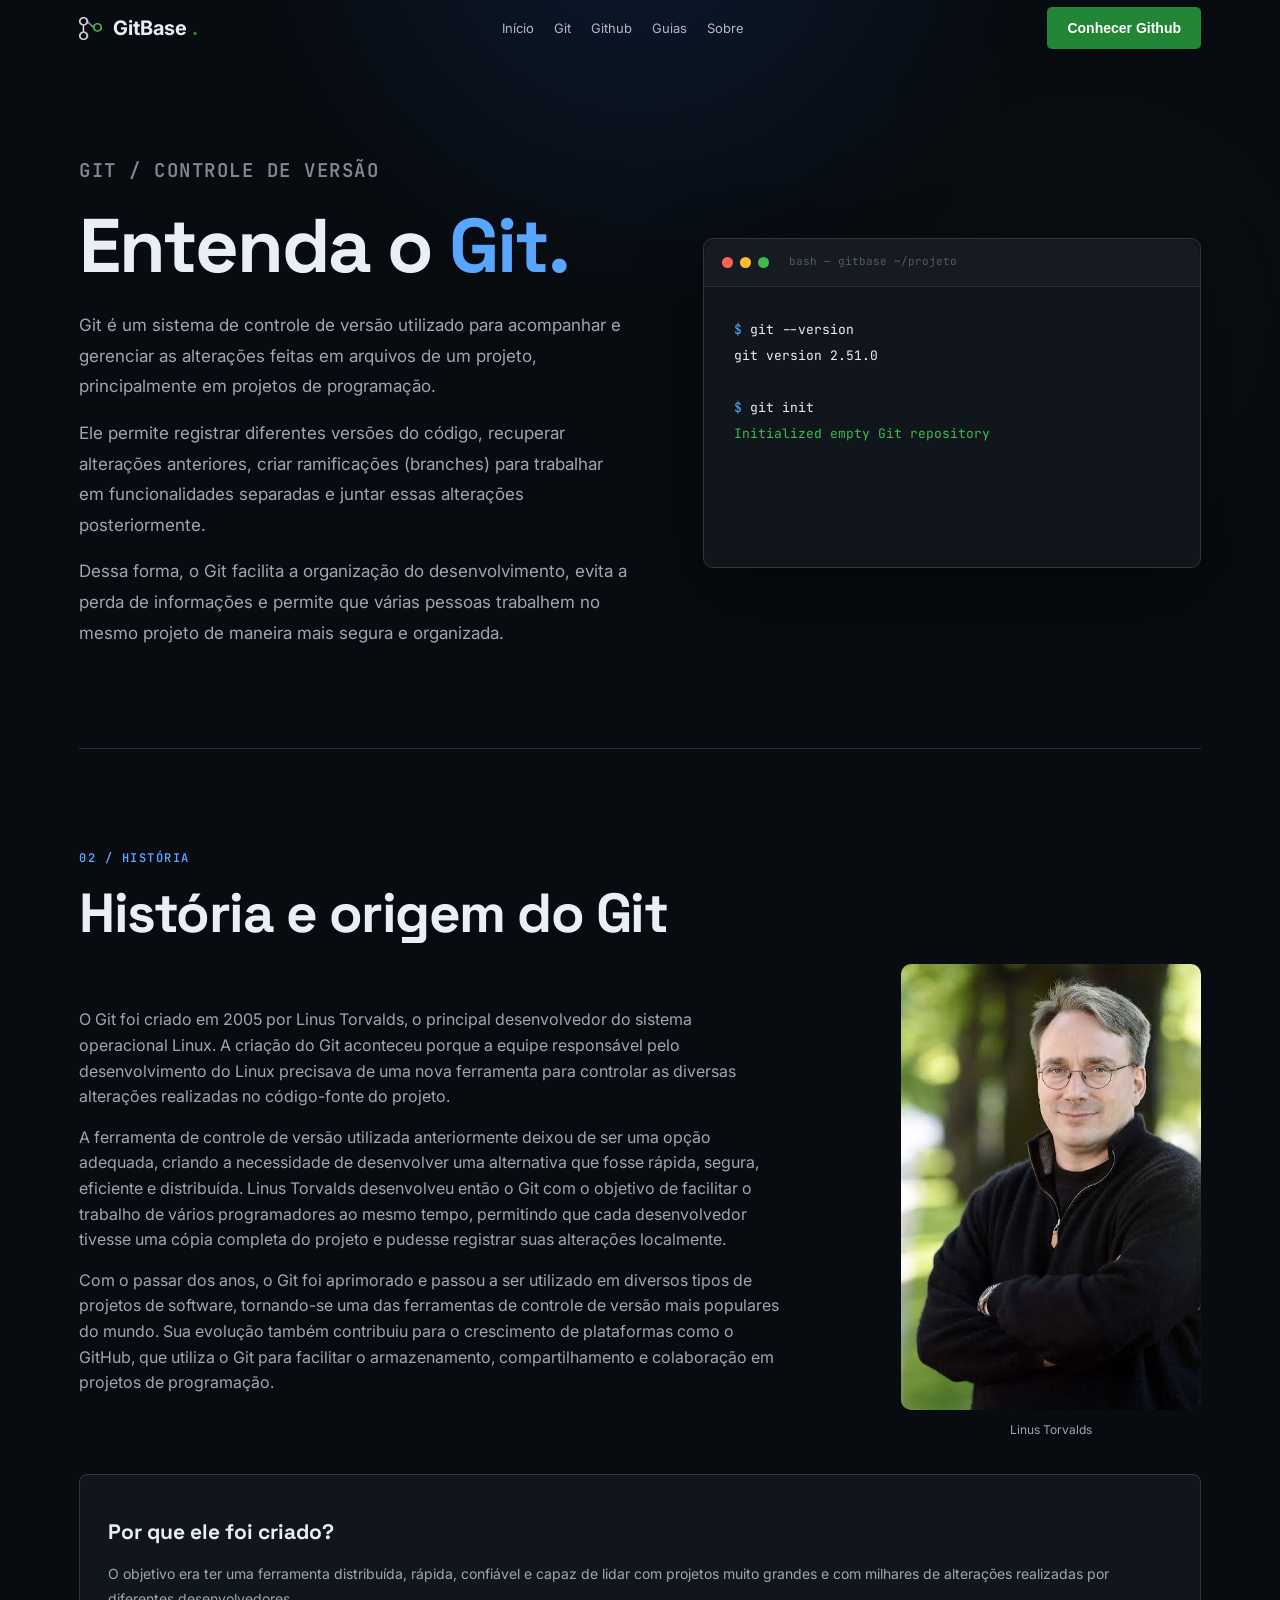
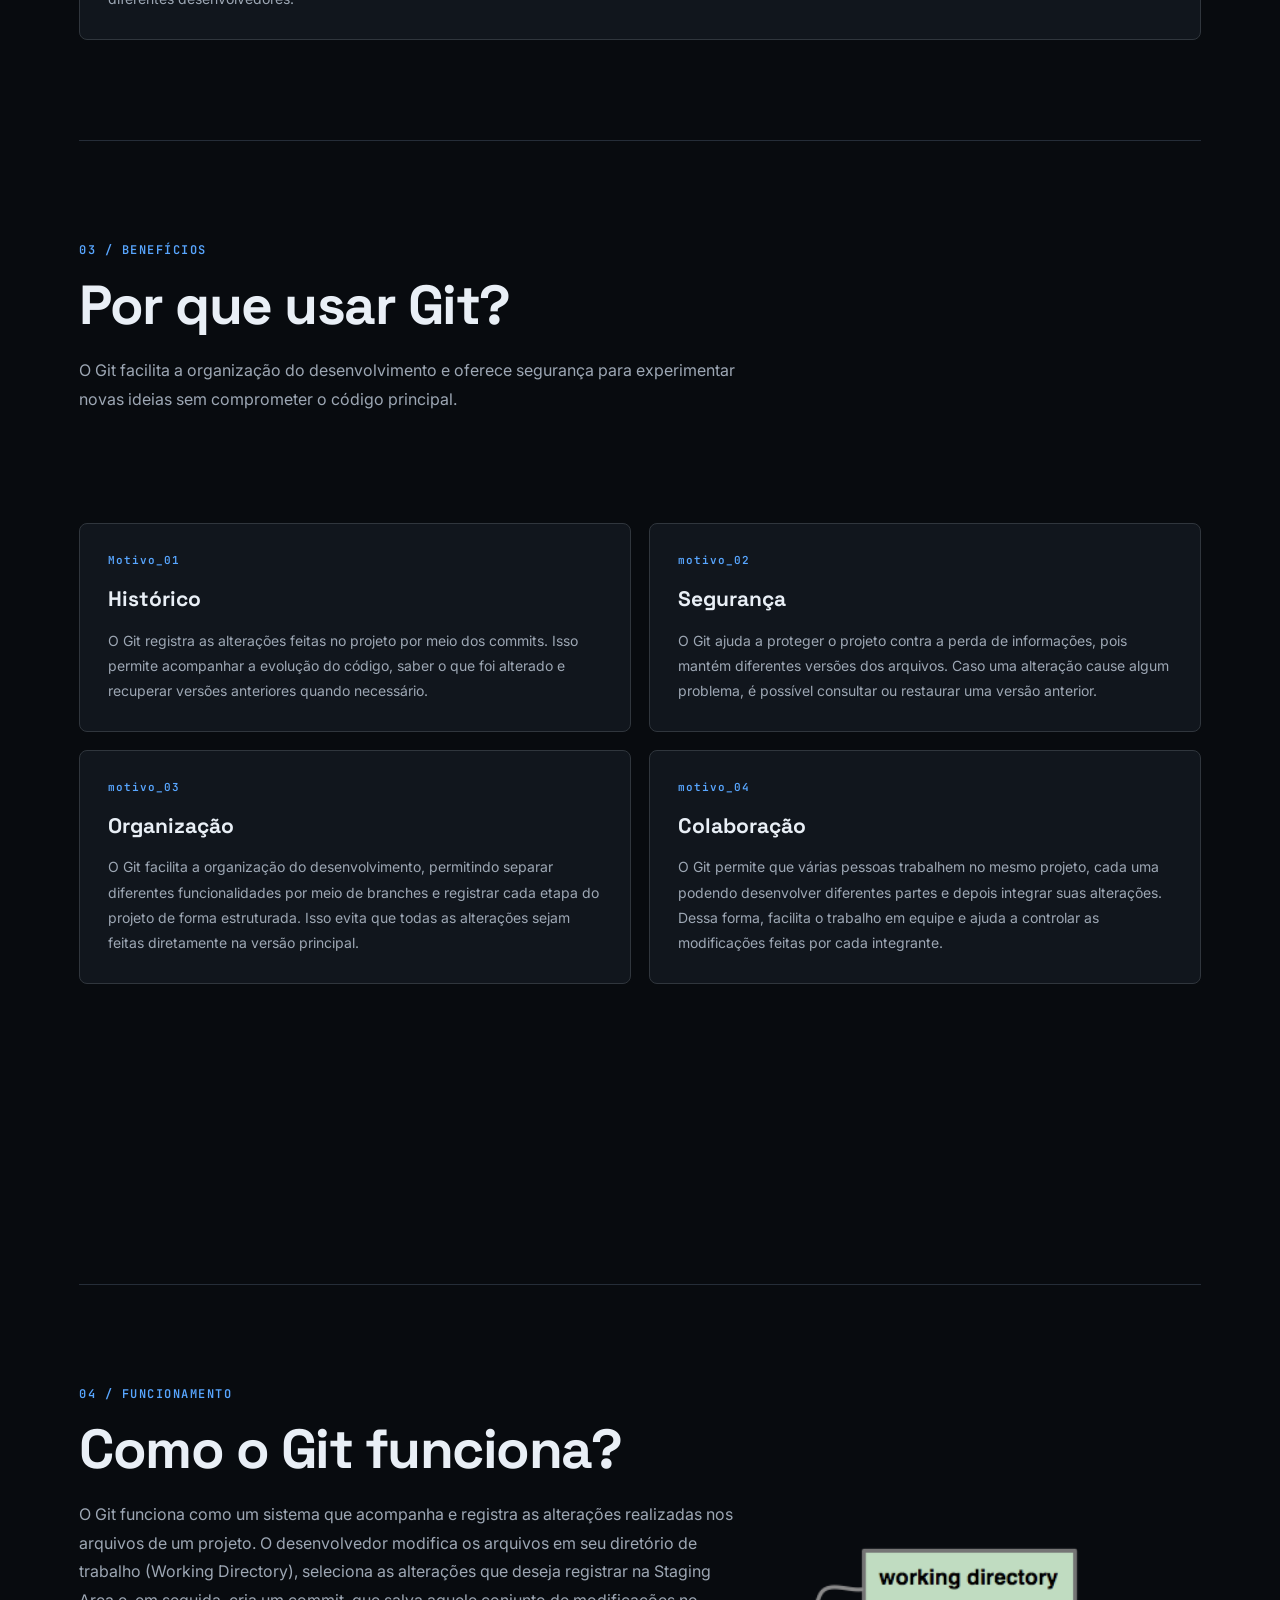
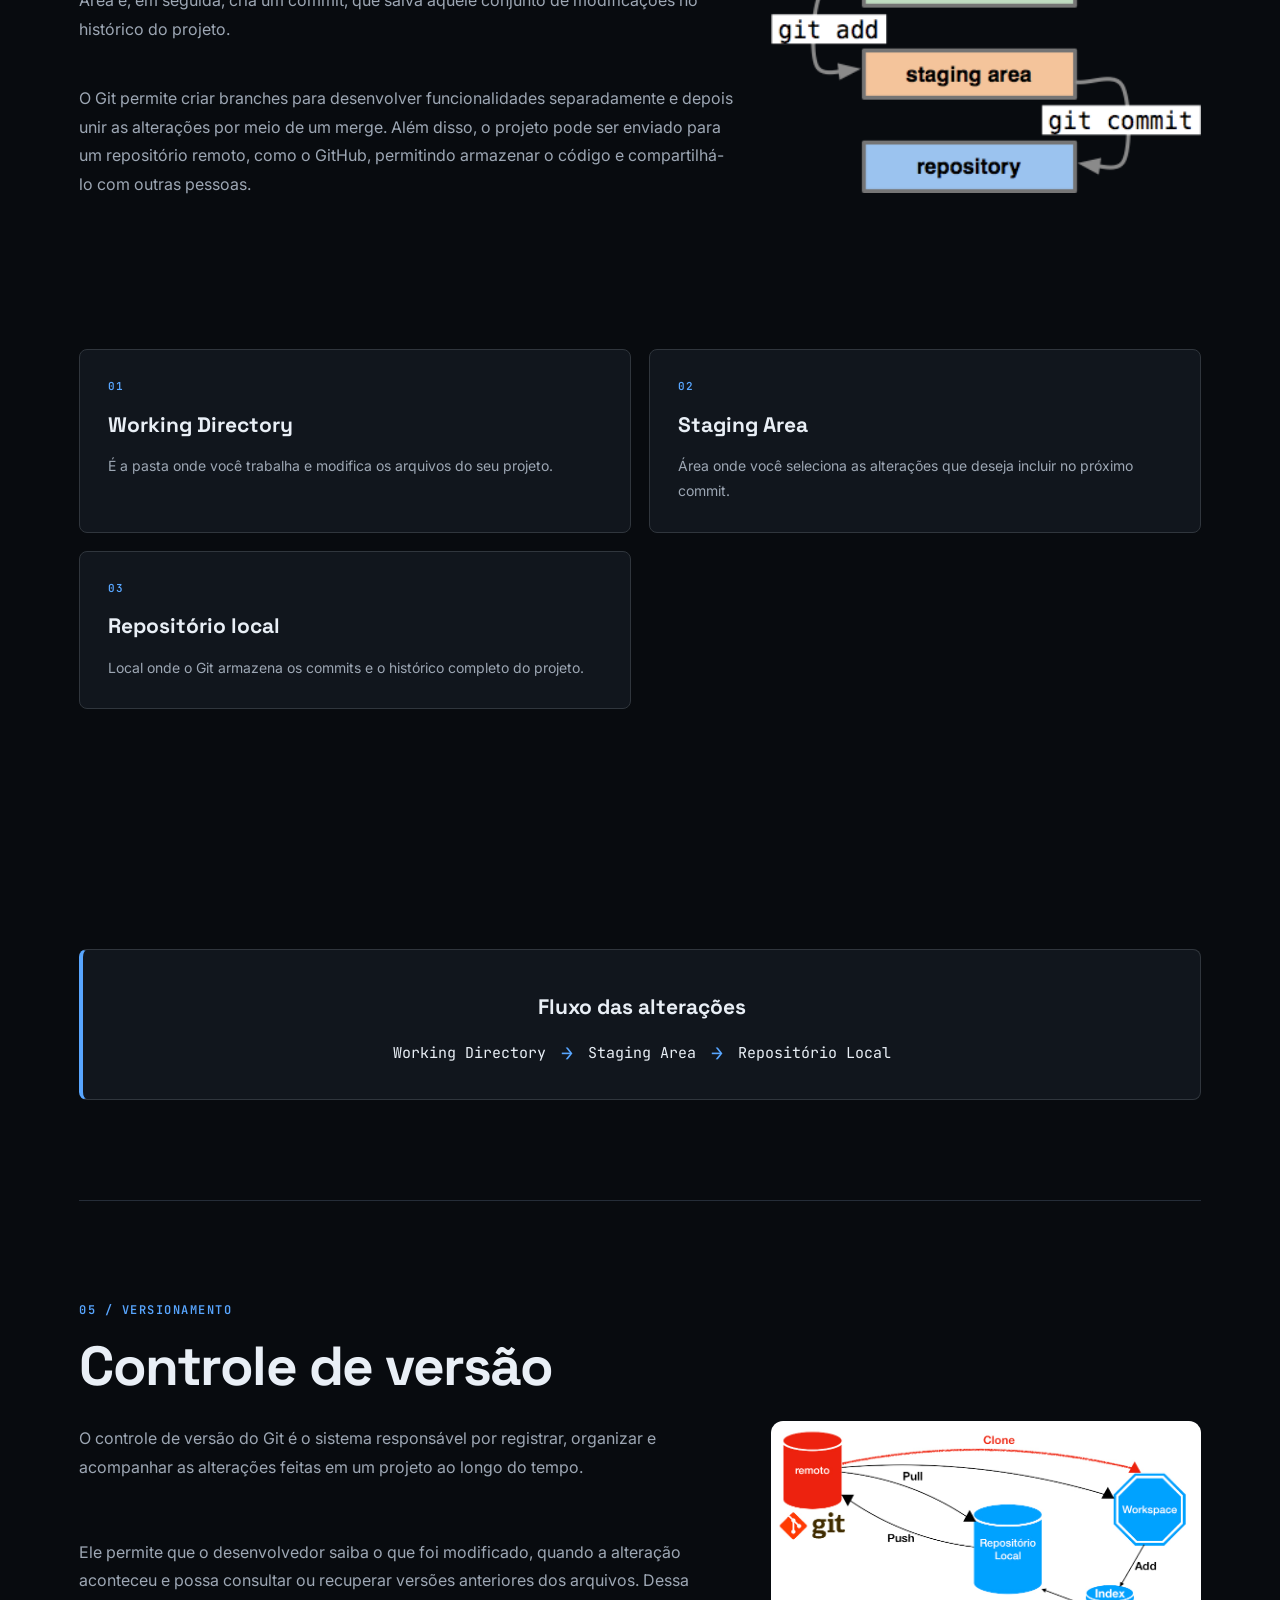
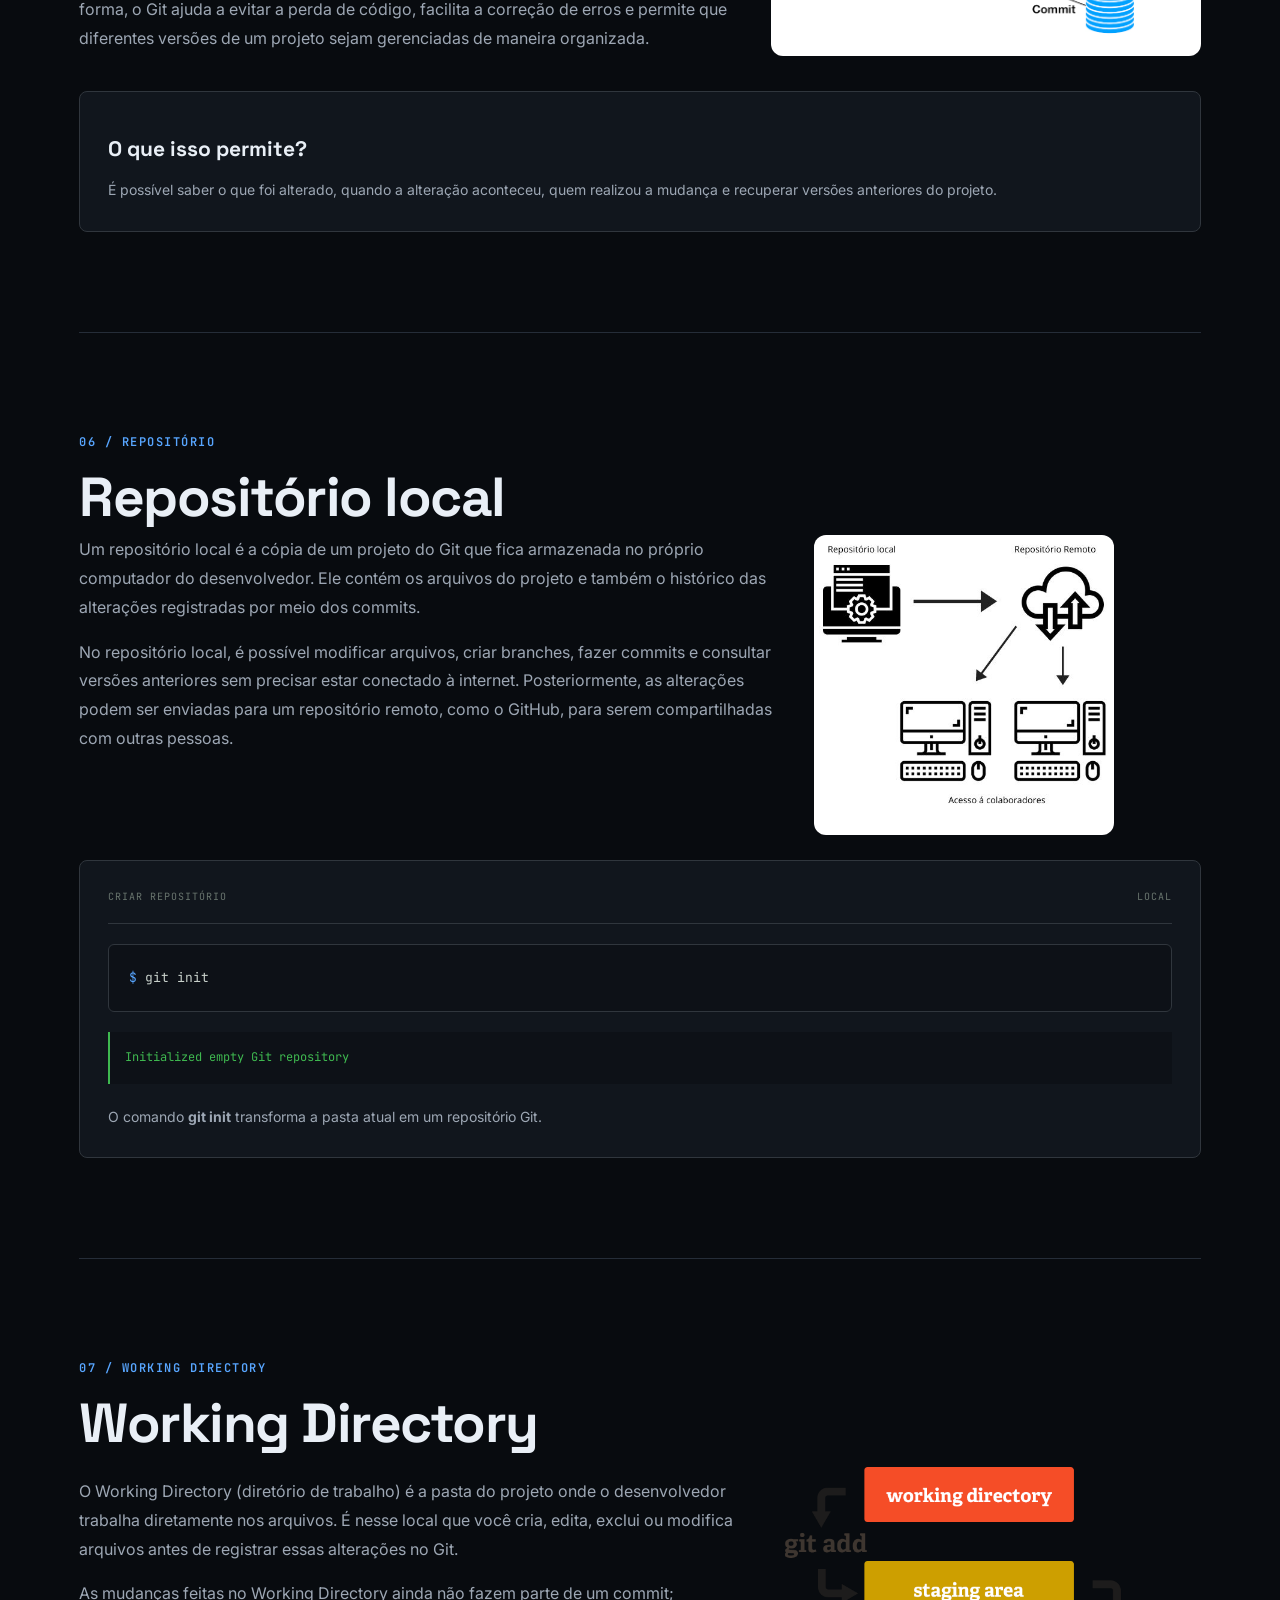
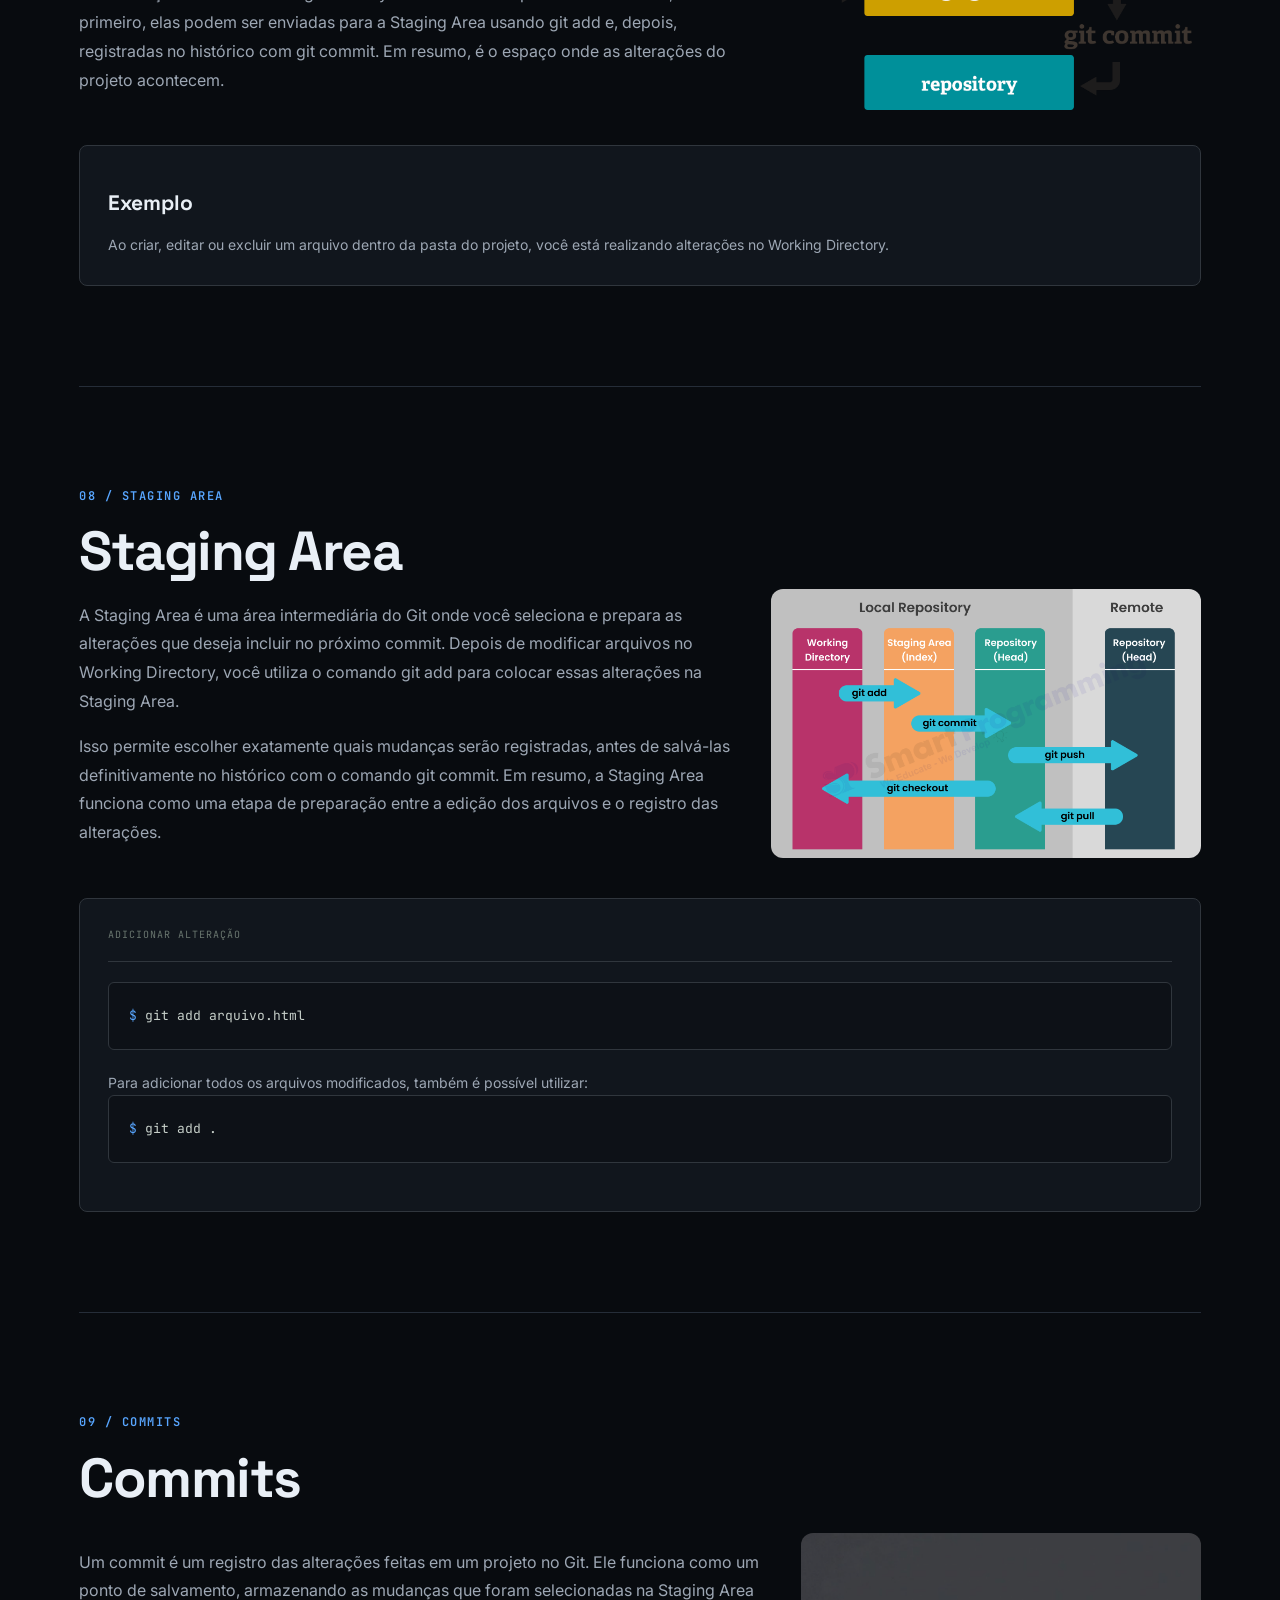
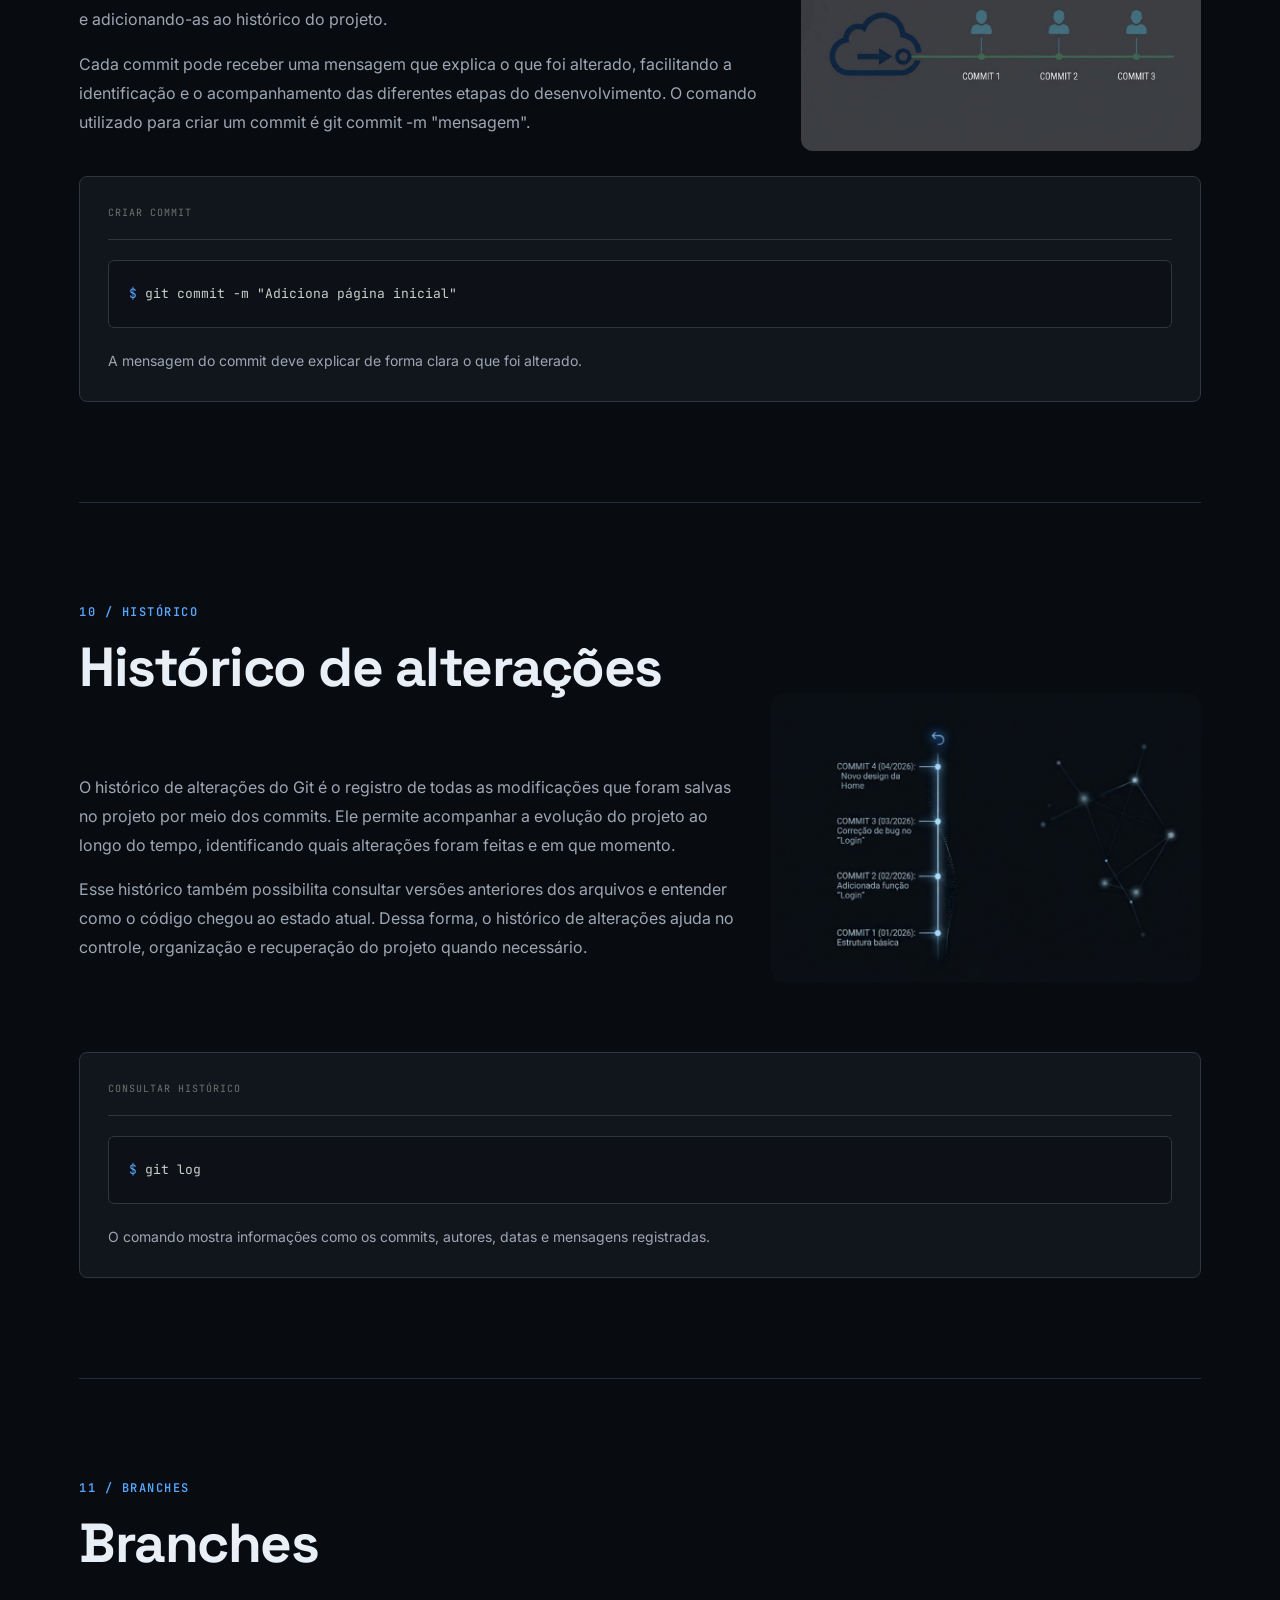
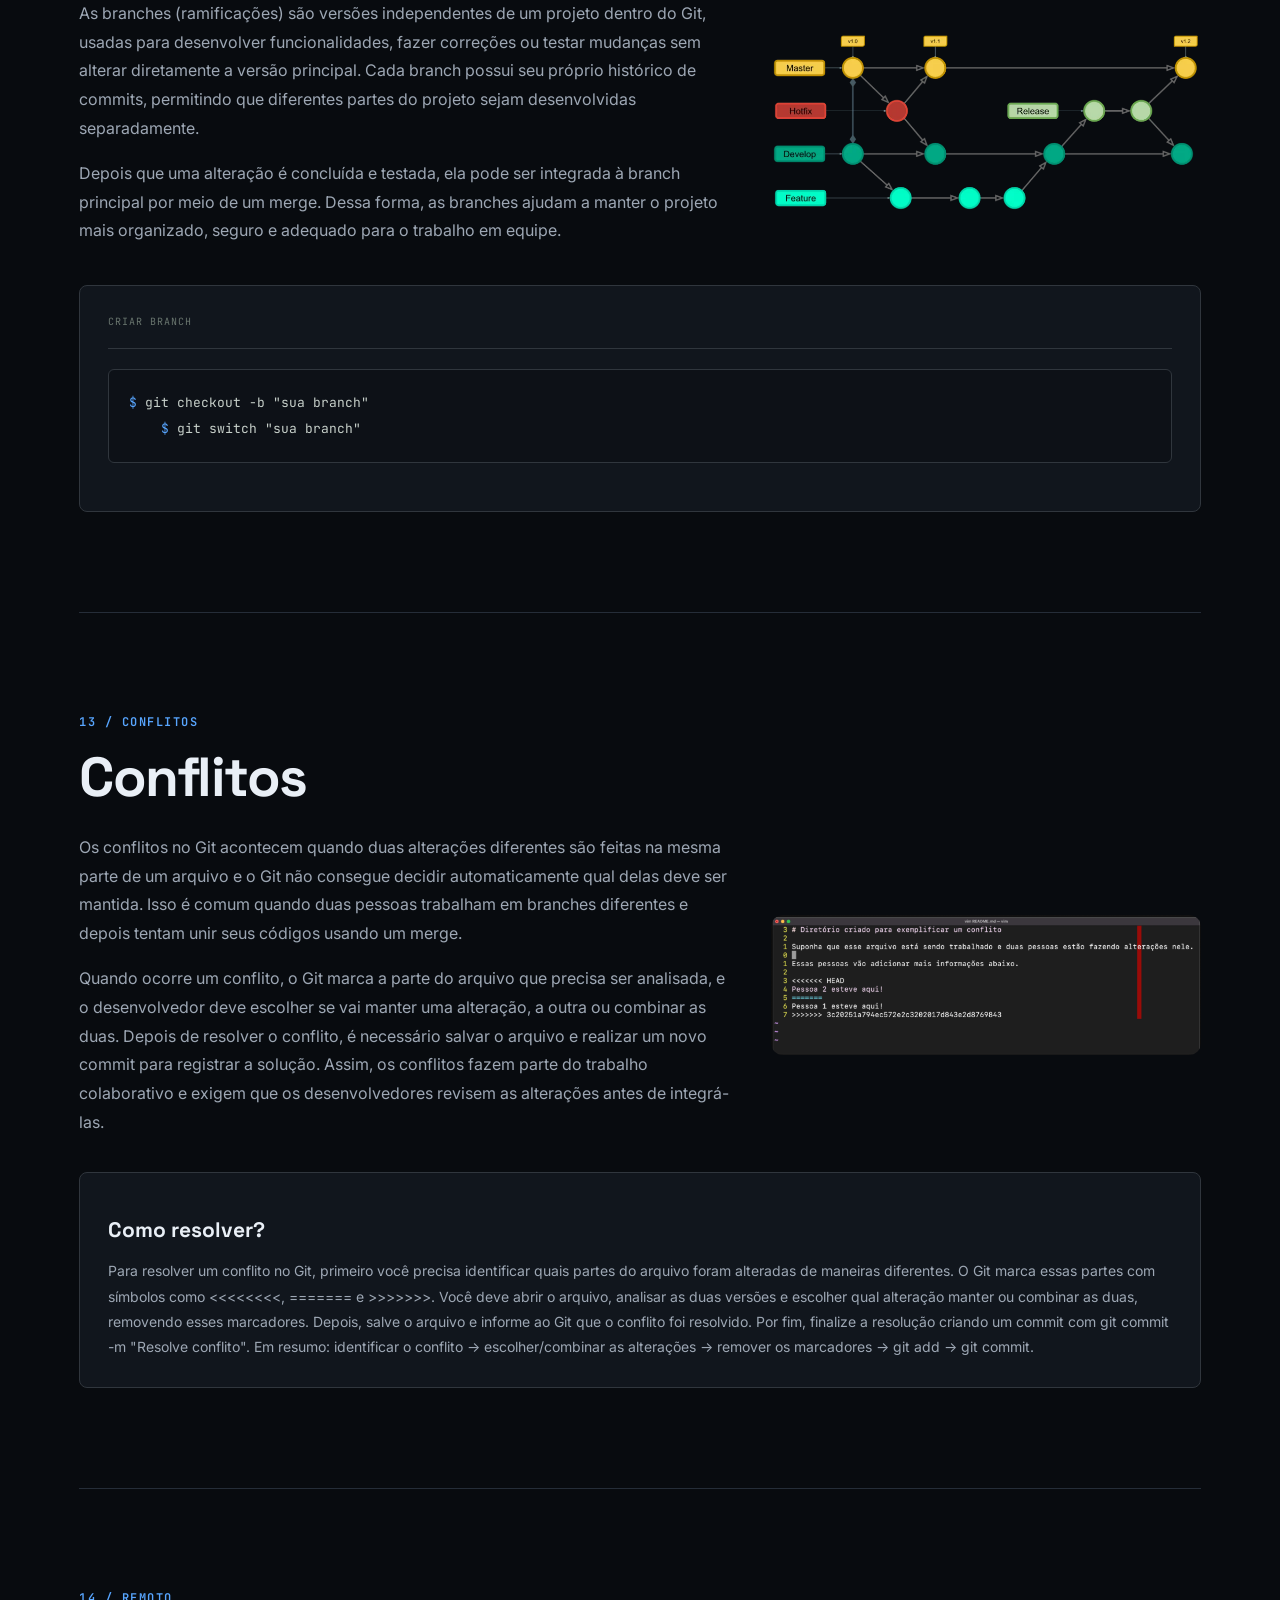
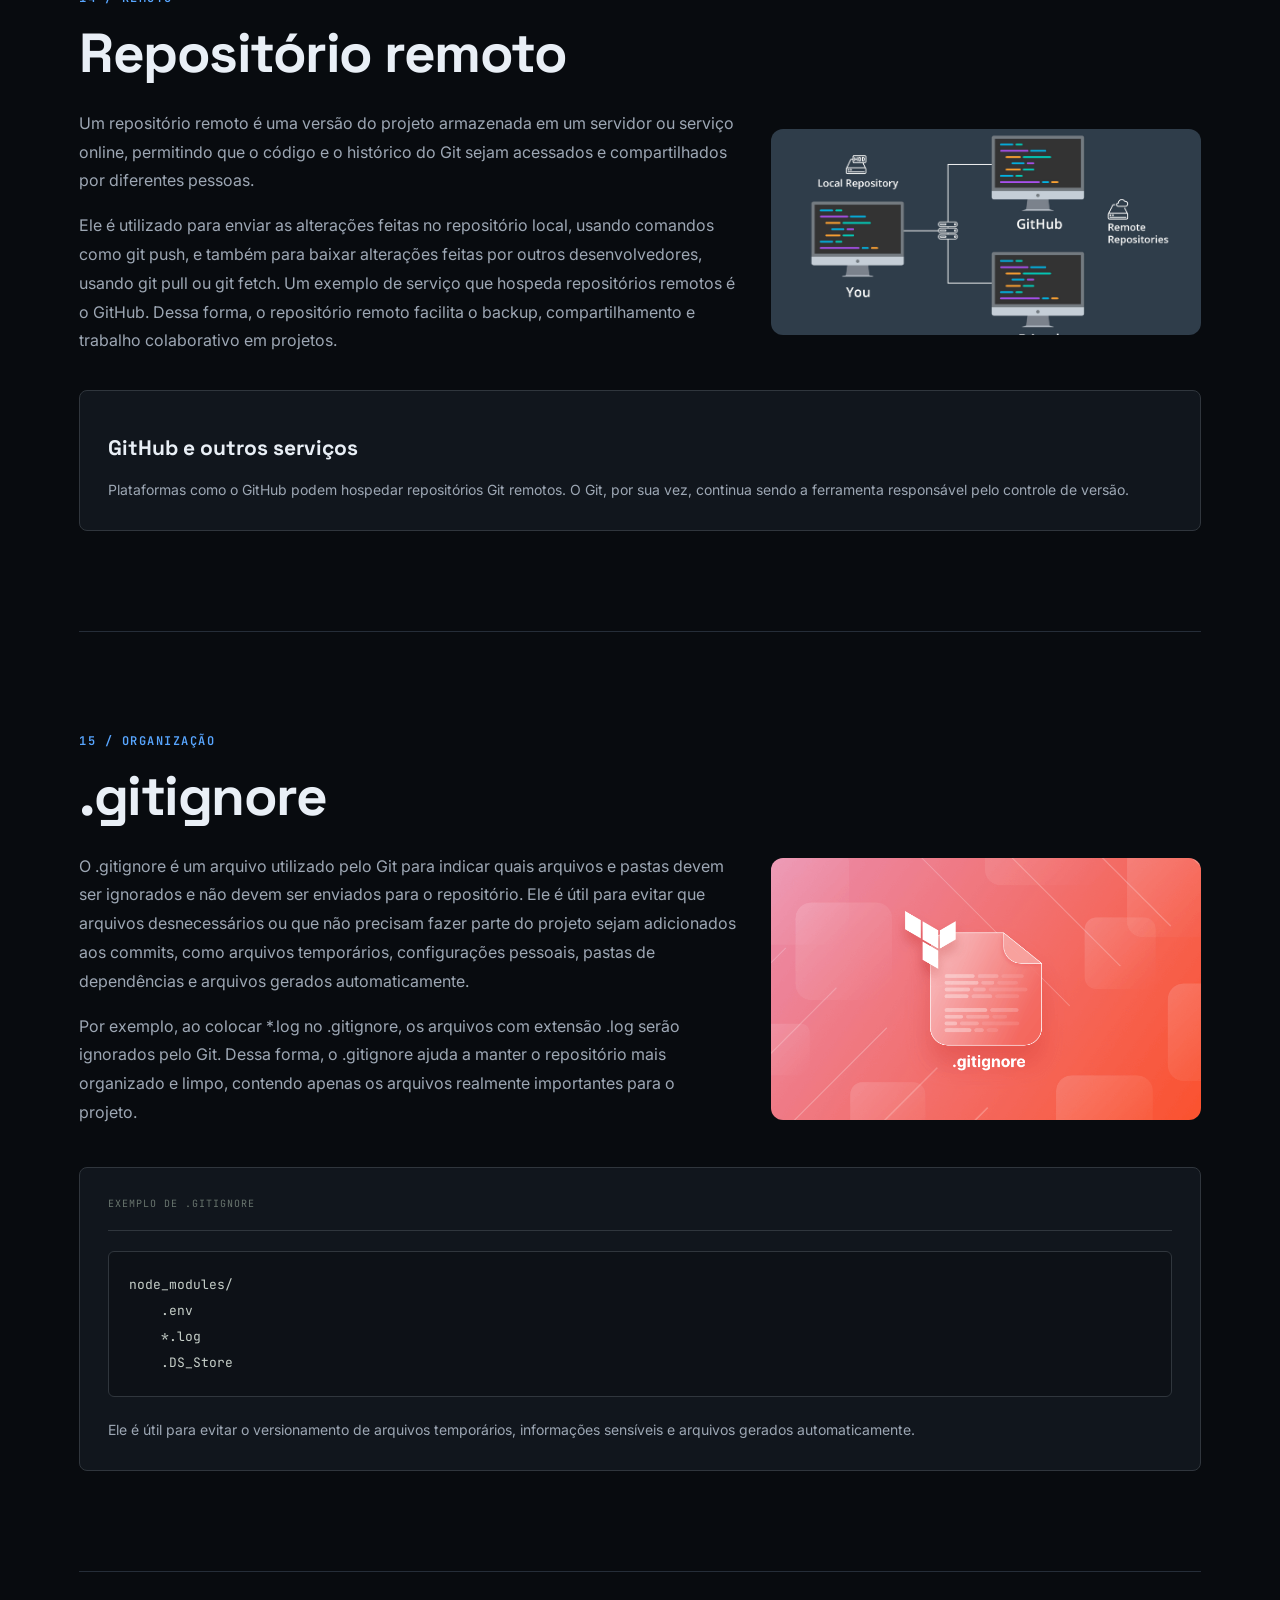
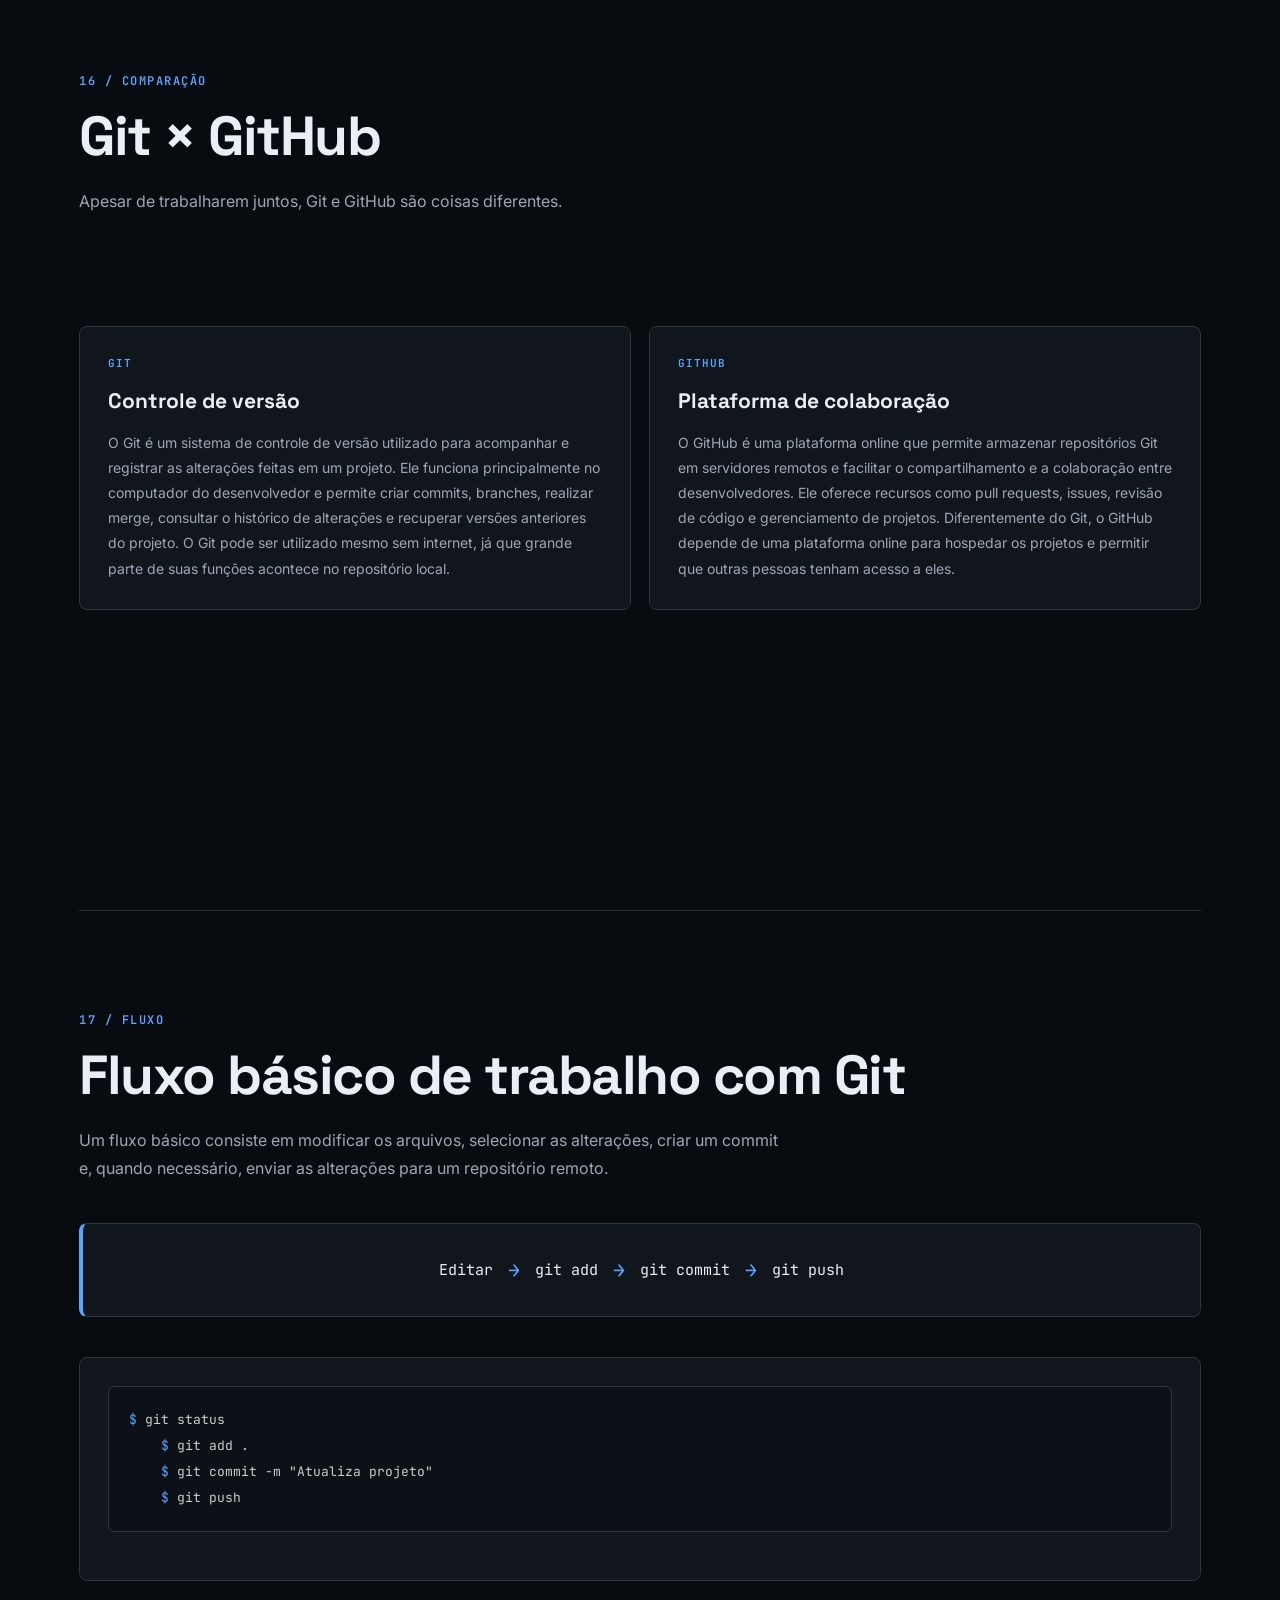
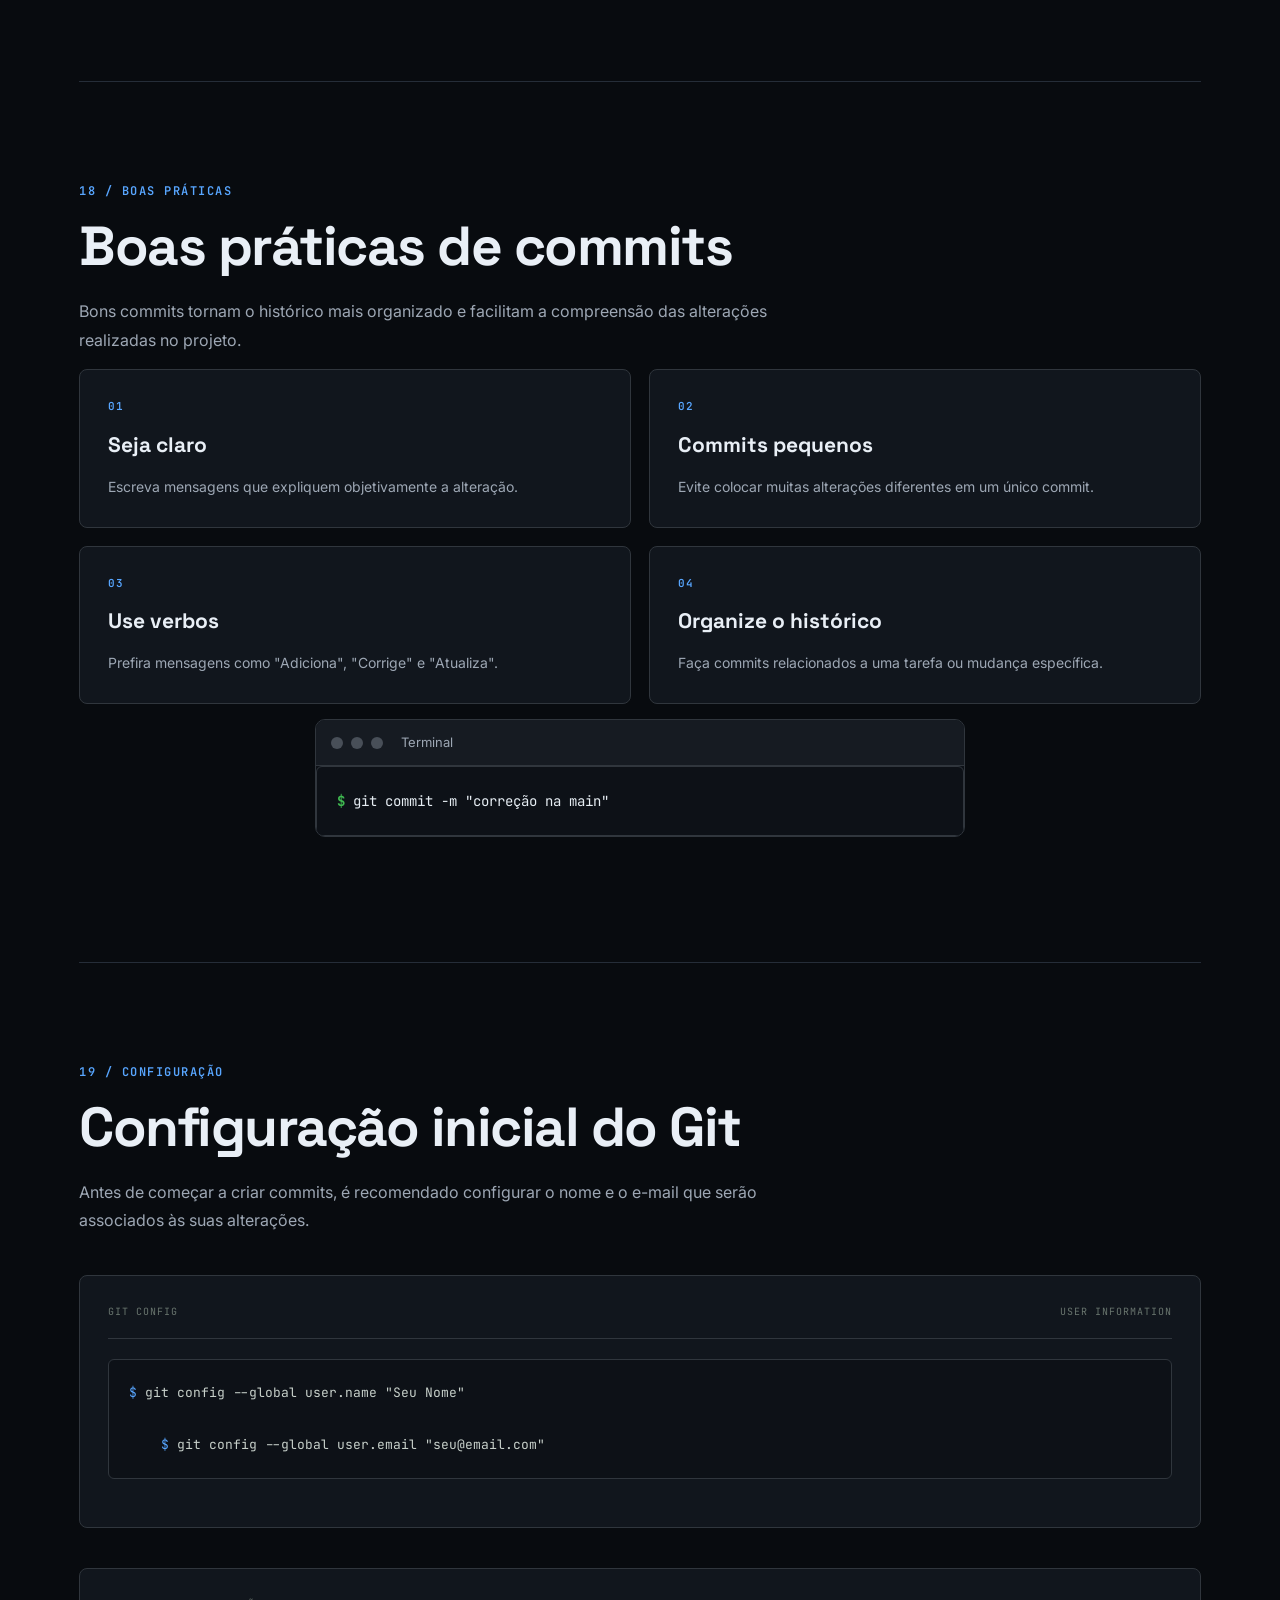
<file: pages/git.html>
<!doctype html>
  <html lang="pt-br">

  <head>
    <meta charset="UTF-8">
    <meta name="viewport" content="width=device-width, initial-scale=1.0">

    <title>GitBase - aprenda git e github de forma simples</title>

    <link rel="stylesheet" href="../style.css">
    <link rel="stylesheet" href="./css/git.css">

    <link rel="preconnect" href="https://fonts.googleapis.com">
    <link rel="preconnect" href="https://fonts.gstatic.com" crossorigin>
    
    <link
      href="https://fonts.googleapis.com/css2?family=Inter:wght@400;500;600;700;800&family=JetBrains+Mono:wght@400;500;600&family=Space+Grotesk:wght@400;500;600;700&display=swap"
      rel="stylesheet"
    >
  </head>

  <body class="git-page">

    <!-- ================= HEADER ================= -->
    <div class="circle-gradiente-blue-green"></div>
    <header>
      <nav class="container">
        <div class="logo">
          <img src="../assets/imagens/geral/logo.png" alt="" />
          <p>GitBase <span>.</span></p>
        </div>
        <div class="menu">
          <a href="../index.html">Início</a>
          <a href="./git.html">Git</a>
          <a href="./github.html">Github</a>
          <a href="./guias.html">Guias</a>
          <a href="./sobre.html">Sobre</a>
        </div>
        <button onclick="irParaGithub()">Conhecer Github</button>
      </nav>
    </header>

    <!-- ================= MAIN ================= -->

    <main class="container">


      <!-- ================= HERO ================= -->

      <section class="hero">

        <article class="hero-text">

          <p class="tag">GIT / CONTROLE DE VERSÃO</p>

          <h1>
            Entenda o <span>Git.</span>
          </h1>

          <p>
            Git é um sistema de controle de versão utilizado para acompanhar e gerenciar as alterações feitas 
            em arquivos de um projeto, principalmente em projetos de programação.
          </p>
          <br>
          <p>  
            Ele permite registrar diferentes versões do código, recuperar alterações anteriores, criar ramificações (branches) para trabalhar em funcionalidades separadas e juntar essas alterações posteriormente.
          </p>
          <br>
          <p>
            Dessa forma, o Git facilita a organização do desenvolvimento, evita a perda de informações e permite que várias pessoas trabalhem no mesmo projeto de maneira mais segura e organizada.
          </p>

        </article>


        <article class="terminal">

          <header class="terminal-top">

            <span class="terminal-dots">
              <i class="circle red"></i>
              <i class="circle yellow"></i>
              <i class="circle green"></i>
            </span>

            <p>bash — gitbase ~/projeto</p>

          </header>

          <section class="terminal-content">

            <p>
              <span>$</span> git --version
            </p>

            <p>
              git version 2.51.0
            </p>

            <br>

            <p>
              <span>$</span> git init
            </p>

            <p class="success">
              Initialized empty Git repository
            </p>

          </section>

        </article>

      </section>

      <!-- ================= HISTÓRIA ================= -->

      <section class="content-section">

        <p class="tag">02 / HISTÓRIA</p>

        <h2>História e origem do Git</h2>

        <div class="history-content">

          <!-- Textos da história -->
          <div class="history-text">

            <p class="section-intro">
              O Git foi criado em 2005 por Linus Torvalds, o principal desenvolvedor
              do sistema operacional Linux. A criação do Git aconteceu porque a equipe
              responsável pelo desenvolvimento do Linux precisava de uma nova ferramenta
              para controlar as diversas alterações realizadas no código-fonte do projeto.
            </p>

            <p class="section-intro">
              A ferramenta de controle de versão utilizada anteriormente deixou de ser uma
              opção adequada, criando a necessidade de desenvolver uma alternativa que fosse
              rápida, segura, eficiente e distribuída. Linus Torvalds desenvolveu então o Git
              com o objetivo de facilitar o trabalho de vários programadores ao mesmo tempo,
              permitindo que cada desenvolvedor tivesse uma cópia completa do projeto e pudesse
              registrar suas alterações localmente.
            </p>

            <p class="section-intro">
              Com o passar dos anos, o Git foi aprimorado e passou a ser utilizado em diversos
              tipos de projetos de software, tornando-se uma das ferramentas de controle de
              versão mais populares do mundo. Sua evolução também contribuiu para o crescimento
              de plataformas como o GitHub, que utiliza o Git para facilitar o armazenamento,
              compartilhamento e colaboração em projetos de programação.
            </p>

          </div>

          <!-- Imagem da história -->
          <figure class="history-figure">
            <img
              src="../assets/imagens/git/linus-torvalds.jpeg"
              alt="Linus Torvalds, criador do Linux"
              class="history-image"
            >
            <figcaption>Linus Torvalds</figcaption>
          </figure>

        </div>

        <!-- Card informativo -->
        <article class="info-card">

          <h3>Por que ele foi criado?</h3>

          <p>
            O objetivo era ter uma ferramenta distribuída, rápida,
            confiável e capaz de lidar com projetos muito grandes
            e com milhares de alterações realizadas por diferentes
            desenvolvedores.
          </p>

        </article>

      </section>

        <!-- ================= POR QUE USAR ================= -->

        <section class="content-section">

          <p class="tag">03 / BENEFÍCIOS</p>

          <h2>Por que usar Git?</h2>

          <p class="section-intro">
            O Git facilita a organização do desenvolvimento e oferece
            segurança para experimentar novas ideias sem comprometer
            o código principal.
          </p>


          <section class="cards-grid">

            <article class="card">
              <span class="number">Motivo_01</span>
              <h3>Histórico</h3>
              <p>
                O Git registra as alterações feitas no projeto por meio dos commits. 
                Isso permite acompanhar a evolução do código, saber o que foi alterado e recuperar versões anteriores quando necessário.
              </p>
            </article>

            <article class="card">
              <span class="number">motivo_02</span>
              <h3>Segurança</h3>
              <p>
              O Git ajuda a proteger o projeto contra a perda de informações, 
              pois mantém diferentes versões dos arquivos. Caso uma alteração cause algum problema, é 
              possível consultar ou restaurar uma versão anterior.
              </p>
            </article>

            <article class="card">
              <span class="number">motivo_03</span>
              <h3>Organização</h3>
              <p>
              O Git facilita a organização do desenvolvimento, 
              permitindo separar diferentes funcionalidades por meio 
              de branches e registrar cada etapa do projeto de forma estruturada. 
              Isso evita que todas as alterações sejam feitas diretamente na versão principal.
              </p>
            </article>

            <article class="card">
              <span class="number">motivo_04</span>
              <h3>Colaboração</h3>
              <p>
              O Git permite que várias pessoas trabalhem no mesmo projeto, cada 
              uma podendo desenvolver diferentes partes e depois integrar suas alterações. 
              Dessa forma, facilita o trabalho em equipe e ajuda a controlar as modificações 
              feitas por cada integrante.
              </p>
            </article>

          </section>

        </section>


        <!-- ================= COMO FUNCIONA ================= -->

    <section class="content-section">

        <p class="tag">04 / FUNCIONAMENTO</p>

        <h2>Como o Git funciona?</h2>

        <div class="function-content">

            <!-- AGRUPAMENTO DOS PARÁGRAFOS -->
            <div class="function-text">

                <p class="section-intro">
                    O Git funciona como um sistema que acompanha e registra as alterações realizadas nos
                    arquivos de um projeto. O desenvolvedor modifica os arquivos em seu diretório de trabalho
                    (Working Directory), seleciona as alterações que deseja registrar na Staging Area e, em
                    seguida, cria um commit, que salva aquele conjunto de modificações no histórico do projeto.
                </p>

                <p class="section-intro">
                    O Git permite criar branches para desenvolver funcionalidades separadamente e depois unir
                    as alterações por meio de um merge. Além disso, o projeto pode ser enviado para um
                    repositório remoto, como o GitHub, permitindo armazenar o código e compartilhá-lo com
                    outras pessoas.
                </p>

            </div>

            <!-- IMAGEM -->
            <img
                src="../assets/imagens/git/como-funciona.webp" alt="Descrição da imagem"
                class="function-image"
            >

        </div>

        <!-- CARDS -->
        <section class="cards-grid">

            <article class="card">
                <span class="number">01</span>
                <h3>Working Directory</h3>
                <p>
                    É a pasta onde você trabalha e modifica os arquivos
                    do seu projeto.
                </p>
            </article>

            <article class="card">
                <span class="number">02</span>
                <h3>Staging Area</h3>
                <p>
                    Área onde você seleciona as alterações que deseja
                    incluir no próximo commit.
                </p>
            </article>

            <article class="card">
                <span class="number">03</span>
                <h3>Repositório local</h3>
                <p>
                    Local onde o Git armazena os commits e o histórico
                    completo do projeto.
                </p>
            </article>

        </section>

        <!-- FLUXO -->
        <article class="flow-card">

            <h3>Fluxo das alterações</h3>

            <p class="flow">
                Working Directory
                <span>→</span>
                Staging Area
                <span>→</span>
                Repositório Local
            </p>

        </article>

    </section>


    <!-- ================= CONTROLE DE VERSÃO ================= -->

    <!-- ================= CONTROLE DE VERSÃO ================= -->

    <section class="content-section">

        <p class="tag">05 / VERSIONAMENTO</p>

        <h2>Controle de versão</h2>

        <div class="version-content">

            <!-- AGRUPAMENTO DOS PARÁGRAFOS -->
            <div class="version-text">

                <p class="section-intro">
                    O controle de versão do Git é o sistema responsável por registrar, organizar e acompanhar as alterações
                    feitas em um projeto ao longo do tempo.
                </p>
                <br>
                <p class="section-intro">
                    Ele permite que o desenvolvedor saiba o que foi modificado, quando
                    a alteração aconteceu e possa consultar ou recuperar versões anteriores dos arquivos. Dessa forma, o Git ajuda a
                    evitar a perda de código, facilita a correção de erros e permite que diferentes versões de um projeto sejam gerenciadas de maneira organizada.
                </p>

            </div>

            <!-- IMAGEM -->
            <img
                src="../assets/imagens/git/controle-de-versao.png" alt="Descrição da imagem"
                class="version-image"
            >

        </div>

        <!-- CARD INFORMATIVO -->
        <article class="info-card">

            <h3>O que isso permite?</h3>

            <p>
                É possível saber o que foi alterado, quando a alteração
                aconteceu, quem realizou a mudança e recuperar versões
                anteriores do projeto.
            </p>

        </article>

    </section>

    <!-- ================= REPOSITÓRIO LOCAL ================= -->

    <section class="content-section">

        <p class="tag">06 / REPOSITÓRIO</p>

        <h2>Repositório local</h2>

        <div class="repository-content">

            <!-- AGRUPAMENTO DOS PARÁGRAFOS -->
            <div class="repository-text">

                <p class="section-intro">
                    Um repositório local é a cópia de um projeto do Git que fica armazenada no próprio
                    computador do desenvolvedor. Ele contém os arquivos do projeto e também o histórico das
                    alterações registradas por meio dos commits.
                </p>
                <br>
                <p class="section-intro">
                    No repositório local, é possível modificar arquivos, criar branches,
                    fazer commits e consultar versões anteriores sem precisar estar conectado à internet.
                    Posteriormente, as alterações podem ser enviadas para um repositório remoto, como o GitHub,
                    para serem compartilhadas com outras pessoas.
                </p>

            </div>

            <!-- IMAGEM -->
            <img
                src="../assets/imagens/git/repositorio-local.png" alt="Descrição da imagem"
                class="repository-image"
            >

        </div>

        <!-- CARTÃO DE CÓDIGO -->
        <article class="code-card">

            <header class="card-header">
                <p>CRIAR REPOSITÓRIO</p>
                <p>LOCAL</p>
            </header>

            <pre><code><span>$</span> git init</code></pre>

            <p class="success-box">
                Initialized empty Git repository
            </p>

            <p class="code-description">
                O comando <strong>git init</strong> transforma a pasta
                atual em um repositório Git.
            </p>

        </article>

    </section>

      <!-- ================= WORKING DIRECTORY ================= -->

    <section class="content-section">

      <p class="tag">07 / WORKING DIRECTORY</p>

      <h2>Working Directory</h2>

      <div class="working-content">

        <!-- AGRUPAMENTO DOS PARÁGRAFOS -->
        <div class="working-text">

          <p class="section-intro">
            O Working Directory (diretório de trabalho) é a pasta do projeto onde o desenvolvedor
            trabalha diretamente nos arquivos. É nesse local que você cria, edita, exclui ou modifica arquivos antes
            de registrar essas alterações no Git.
          </p>
          <br>
          <p class="section-intro">
            As mudanças feitas no Working Directory ainda não fazem parte de um commit;
            primeiro, elas podem ser enviadas para a Staging Area usando git add e, depois, registradas no histórico com git commit. Em resumo, é
            o espaço onde as alterações do projeto acontecem.
          </p>

        </div>

        <!-- IMAGEM -->
        <img
          src="../assets/imagens/git/working-directory.png" alt="Descrição da imagem"
          class="working-image"
        >

      </div>

      <!-- CARTÃO INFORMATIVO -->
      <article class="info-card">

        <h3>Exemplo</h3>

        <p>
          Ao criar, editar ou excluir um arquivo dentro da pasta
          do projeto, você está realizando alterações no Working
          Directory.
        </p>

      </article>

    </section>

        <!-- ================= STAGING ================= -->

    <section class="content-section">

      <p class="tag">08 / STAGING AREA</p>

      <h2>Staging Area</h2>

      <div class="staging-content">

        <!-- AGRUPAMENTO DOS PARÁGRAFOS -->
        <div class="staging-text">

          <p class="section-intro">
            A Staging Area é uma área intermediária do Git onde você seleciona e prepara as alterações que deseja incluir
            no próximo commit. Depois de modificar arquivos no Working Directory, você utiliza o comando git add
            para colocar essas alterações na Staging Area.
          </p>
          <br>
          <p class="section-intro">
            Isso permite escolher exatamente quais mudanças serão registradas,
            antes de salvá-las definitivamente no histórico com o comando git commit. Em resumo, a Staging Area funciona como uma etapa
            de preparação entre a edição dos arquivos e o registro das alterações.
          </p>

        </div>

        <!-- IMAGEM -->
        <img
          src="../assets/imagens/git/staging-area.png" alt="Descrição da imagem"
          class="staging-image"
        >

      </div>

      <!-- CARTÃO DE CÓDIGO -->
      <article class="code-card">

        <header class="card-header">
          <p>ADICIONAR ALTERAÇÃO</p>
        </header>

        <pre><code><span>$</span> git add arquivo.html</code></pre>

        <p>
          Para adicionar todos os arquivos modificados, também é possível utilizar:
        </p>

        <pre><code><span>$</span> git add .</code></pre>

      </article>

    </section>

        <!-- ================= COMMITS ================= -->

    <!-- ================= COMMITS ================= -->

    <section class="content-section">

      <p class="tag">09 / COMMITS</p>

      <h2>Commits</h2>

      <div class="commits-content">

        <!-- AGRUPAMENTO DOS PARÁGRAFOS -->
        <div class="commits-text">

          <p class="section-intro">
            Um commit é um registro das alterações feitas em um projeto no Git.
            Ele funciona como um ponto de salvamento, armazenando as mudanças que foram
            selecionadas na Staging Area e adicionando-as ao histórico do projeto.
          </p>
          <br>
          <p class="section-intro">
            Cada commit pode receber uma mensagem que explica o que foi alterado,
            facilitando a identificação e o acompanhamento das diferentes etapas do
            desenvolvimento. O comando utilizado para criar um commit é
            git commit -m "mensagem".
          </p>

        </div>

        <!-- IMAGEM -->
        <img
          src="../assets/imagens/git/cmit.png" alt="Descrição da imagem"
          class="commits-image"
        >

      </div>

      <!-- CARTÃO DE CÓDIGO -->
      <article class="code-card">

        <header class="card-header">
          <p>CRIAR COMMIT</p>
        </header>

        <pre><code><span>$</span> git commit -m "Adiciona página inicial"</code></pre>

        <p>
          A mensagem do commit deve explicar de forma clara
          o que foi alterado.
        </p>

      </article>

    </section>

        <!-- ================= HISTÓRICO ================= -->

    <section class="content-section">

      <p class="tag">10 / HISTÓRICO</p>

      <h2>Histórico de alterações</h2>

      <div class="history-changes-content">

        <!-- AGRUPAMENTO DOS PARÁGRAFOS -->
        <div class="history-changes-text">

          <p class="section-intro">
            O histórico de alterações do Git é o registro de todas as modificações que foram salvas no projeto por meio dos commits.
            Ele permite acompanhar a evolução do projeto ao longo do tempo, identificando quais alterações foram feitas e em que momento.
          </p>
          <br>
          <p class="section-intro">
            Esse histórico também possibilita consultar versões anteriores dos arquivos e entender como o código chegou ao estado atual.
            Dessa forma, o histórico de alterações ajuda no controle, organização e recuperação do projeto quando necessário.
          </p>

        </div>

        <!-- IMAGEM -->
        <img
        src="../assets/imagens/git/historico-alteracao.png"
        alt="Histórico de alterações"
          class="history-changes-image historico-imagem"
    >

      </div>

      <!-- CARTÃO DE CÓDIGO -->
      <article class="code-card">

        <header class="card-header">
          <p>CONSULTAR HISTÓRICO</p>
        </header>

        <pre><code><span>$</span> git log</code></pre>

        <p>
          O comando mostra informações como os commits,
          autores, datas e mensagens registradas.
        </p>

      </article>

    </section>


        <!-- ================= BRANCHES ================= -->

    <section class="content-section">

      <p class="tag">11 / BRANCHES</p>

      <h2>Branches</h2>

      <div class="branches-content">

        <!-- AGRUPAMENTO DOS PARÁGRAFOS -->
        <div class="branches-text">

          <p class="section-intro">
            As branches (ramificações) são versões independentes de um projeto dentro do Git, usadas para desenvolver funcionalidades,
            fazer correções ou testar mudanças sem alterar diretamente a versão principal.
            Cada branch possui seu próprio histórico de commits, permitindo que diferentes partes do projeto sejam desenvolvidas separadamente.
          </p>
          <br>
          <p class="section-intro">
            Depois que uma alteração é concluída e testada, ela pode ser integrada à branch principal por meio de um merge.
            Dessa forma, as branches ajudam a manter o projeto mais organizado, seguro e adequado para o trabalho em equipe.
          </p>

        </div>

        <!-- IMAGEM -->
        <img
        src="../assets/imagens/git/branchs.webp"
        alt=" Exemplo de brench"
        class="history-changes-image"
    >

      </div>

      <!-- CARTÃO DE CÓDIGO -->
      <article class="code-card">

        <header class="card-header">
          <p>CRIAR BRANCH</p>
        </header>

        <pre><code><span>$</span> git checkout -b "sua branch"
    <span>$</span> git switch "sua branch"</code></pre>

      </article>

    </section>


        <!-- ================= CONFLITOS ================= -->

    <section class="content-section">

      <p class="tag">13 / CONFLITOS</p>

      <h2>Conflitos</h2>

      <div class="conflicts-content">

        <!-- TEXTO -->
        <div class="conflicts-text">

          <p class="section-intro">
            Os conflitos no Git acontecem quando duas alterações diferentes são feitas na mesma parte de um arquivo e o
            Git não consegue decidir automaticamente qual delas deve ser mantida.
            Isso é comum quando duas pessoas trabalham em branches diferentes e depois tentam unir seus
            códigos usando um merge.
          </p>
          <br>
          <p class="section-intro">
            Quando ocorre um conflito, o Git marca a parte do arquivo que precisa
            ser analisada, e o desenvolvedor deve escolher se vai manter uma alteração, a outra ou
            combinar as duas. Depois de resolver o conflito, é necessário salvar o arquivo e realizar um novo commit para registrar
            a solução. Assim, os conflitos fazem parte do trabalho colaborativo e exigem que os desenvolvedores revisem as alterações
            antes de integrá-las.
          </p>

        </div>

        <!-- IMAGEM -->
        <img
          src="../assets/imagens/git/cconflit.png" alt="conflitos de merge no git"
          class="conflicts-image"
        >

      </div>

      <!-- CARTÃO INFORMATIVO -->
      <article class="info-card">

        <h3>Como resolver?</h3>

        <p>
          Para resolver um conflito no Git, primeiro você precisa identificar
          quais partes do arquivo foram alteradas de maneiras diferentes. O Git marca essas partes com símbolos
          como &lt;&lt;&lt;&lt;&lt;&lt;&lt;&lt;, ======= e &gt;&gt;&gt;&gt;&gt;&gt;&gt;. Você deve abrir o arquivo, analisar as duas versões e escolher qual alteração manter
          ou combinar as duas, removendo esses marcadores. Depois, salve o arquivo e informe ao Git que o conflito foi resolvido.
          Por fim, finalize a resolução criando um commit com git commit -m "Resolve conflito". Em resumo: identificar
          o conflito → escolher/combinar as alterações → remover os marcadores → git add → git commit.
        </p>

      </article>

    </section>

        <!-- ================= REPOSITÓRIO REMOTO ================= -->

    <section class="content-section">

      <p class="tag">14 / REMOTO</p>

      <h2>Repositório remoto</h2>

      <div class="remote-content">

        <!-- AGRUPAMENTO DOS PARÁGRAFOS -->
        <div class="remote-text">

          <p class="section-intro">
            Um repositório remoto é uma versão do projeto armazenada em um servidor ou serviço online,
            permitindo que o código e o histórico do Git sejam acessados e compartilhados por diferentes
            pessoas.
          </p>
          <br>
          <p class="section-intro">
            Ele é utilizado para enviar as alterações feitas no repositório local,
            usando comandos como git push, e também para baixar alterações feitas por outros
            desenvolvedores, usando git pull ou git fetch. Um exemplo de serviço que hospeda
            repositórios remotos é o GitHub. Dessa forma, o repositório remoto facilita o backup, compartilhamento
            e trabalho colaborativo em projetos.
          </p>

        </div>

        <!-- IMAGEM -->
        <img
          src="../assets/imagens/git/repositorio-remoto.jpg" alt="repositório remoto"
          class="remote-image"
        >

      </div>

      <!-- CARTÃO INFORMATIVO -->
      <article class="info-card">

        <h3>GitHub e outros serviços</h3>

        <p>
          Plataformas como o GitHub podem hospedar repositórios
          Git remotos. O Git, por sua vez, continua sendo a
          ferramenta responsável pelo controle de versão.
        </p>

      </article>

    </section>
        <!-- ================= GITIGNORE ================= -->

    <section class="content-section">

      <p class="tag">15 / ORGANIZAÇÃO</p>

      <h2>.gitignore</h2>

      <div class="gitignore-content">

        <!-- AGRUPAMENTO DOS PARÁGRAFOS -->
        <div class="gitignore-text">

          <p class="section-intro">
            O .gitignore é um arquivo utilizado pelo Git para indicar quais arquivos e pastas devem
            ser ignorados e não devem ser enviados para o repositório. Ele é útil para evitar que arquivos
            desnecessários ou que não precisam fazer parte do projeto sejam adicionados aos commits, como arquivos
            temporários, configurações pessoais, pastas de dependências e arquivos gerados automaticamente.
          </p>
          <br>
          <p class="section-intro">
            Por exemplo, ao colocar *.log no .gitignore, os arquivos com extensão .log serão ignorados pelo Git.
            Dessa forma, o .gitignore ajuda a manter o repositório mais organizado e limpo, contendo apenas os
            arquivos realmente importantes para o projeto.
          </p>

        </div>

        <!-- IMAGEM -->
        <img
        src="../assets/imagens/git/gitignore.png"
        alt="Arquivo .gitignore"
        class="history-changes-image"
    >

      </div>

      <!-- CARTÃO DE CÓDIGO -->
      <article class="code-card">

        <header class="card-header">
          <p>EXEMPLO DE .GITIGNORE</p>
        </header>

        <pre><code>node_modules/
    .env
    *.log
    .DS_Store</code></pre>

        <p>
          Ele é útil para evitar o versionamento de arquivos
          temporários, informações sensíveis e arquivos gerados
          automaticamente.
        </p>

      </article>

    </section>
        <!-- ================= GIT X GITHUB ================= -->

        <section class="content-section">

          <p class="tag">16 / COMPARAÇÃO</p>

          <h2>Git × GitHub</h2>

          <p class="section-intro">
            Apesar de trabalharem juntos, Git e GitHub são coisas
            diferentes.
          </p>


          <section class="cards-grid two-columns">

            <article class="card">

              <span class="number">GIT</span>

              <h3>Controle de versão</h3>

              <p>
              O Git é um sistema de controle de versão utilizado para acompanhar e registrar as alterações feitas em um projeto. 
              Ele funciona principalmente no computador do desenvolvedor e permite criar commits, branches, realizar merge, consultar 
              o histórico de alterações e recuperar versões anteriores do projeto. O Git pode ser utilizado mesmo sem internet, 
              já que grande parte de suas funções acontece no repositório local.
              </p>

            </article>


            <article class="card">

              <span class="number">GITHUB</span>

              <h3>Plataforma de colaboração</h3>

              <p>
              O GitHub é uma plataforma online que permite armazenar repositórios Git em servidores 
              remotos e facilitar o compartilhamento e a colaboração entre desenvolvedores. 
              Ele oferece recursos como pull requests, issues, revisão de código e gerenciamento de projetos. 
              Diferentemente do Git, o GitHub depende de uma plataforma online para hospedar os projetos e permitir que
              outras pessoas tenham acesso a eles.
              </p>

            </article>

          </section>

        </section>


        <!-- ================= FLUXO ================= -->

        <section class="content-section">

          <p class="tag">17 / FLUXO</p>

          <h2>Fluxo básico de trabalho com Git</h2>

          <p class="section-intro">
            Um fluxo básico consiste em modificar os arquivos,
            selecionar as alterações, criar um commit e, quando
            necessário, enviar as alterações para um repositório remoto.
          </p>

          <article class="flow-card">

            <p class="flow">
              Editar
              <span>→</span>
              git add
              <span>→</span>
              git commit
              <span>→</span>
              git push
            </p>

          </article>


          <article class="code-card">

            <pre><code><span>$</span> git status
    <span>$</span> git add .
    <span>$</span> git commit -m "Atualiza projeto"
    <span>$</span> git push</code></pre>

          </article>

        </section>


      <!-- ================= BOAS PRÁTICAS ================= -->

    <section class="content-section">

      <p class="tag">18 / BOAS PRÁTICAS</p>

      <h2>Boas práticas de commits</h2>

      <p class="section-intro">
        Bons commits tornam o histórico mais organizado e facilitam
        a compreensão das alterações realizadas no projeto.
      </p>

      <!-- CARDS DE BOAS PRÁTICAS -->
      <section class="cards-grid">

        <article class="card">
          <span class="number">01</span>
          <h3>Seja claro</h3>
          <p>
            Escreva mensagens que expliquem objetivamente a alteração.
          </p>
        </article>

        <article class="card">
          <span class="number">02</span>
          <h3>Commits pequenos</h3>
          <p>
            Evite colocar muitas alterações diferentes em um único commit.
          </p>
        </article>

        <article class="card">
          <span class="number">03</span>
          <h3>Use verbos</h3>
          <p>
            Prefira mensagens como "Adiciona", "Corrige" e "Atualiza".
          </p>
        </article>

        <article class="card">
          <span class="number">04</span>
          <h3>Organize o histórico</h3>
          <p>
            Faça commits relacionados a uma tarefa ou mudança específica.
          </p>
        </article>

      </section>

      <div class="commit-terminal">

        <div class="terminal-header">
          <span class="terminal-dot"></span>
          <span class="terminal-dot"></span>
          <span class="terminal-dot"></span>
          <p>Terminal</p>
        </div>

        <pre><code><span class="terminal-symbol">$</span> git commit -m "correção na main"</code></pre>

      </div>

    </section>

        <!-- ================= CONFIGURAÇÃO ================= -->

        <section class="content-section">

          <p class="tag">19 / CONFIGURAÇÃO</p>

          <h2>Configuração inicial do Git</h2>

          <p class="section-intro">
            Antes de começar a criar commits, é recomendado configurar
            o nome e o e-mail que serão associados às suas alterações.
          </p>


          <article class="code-card">

            <header class="card-header">
              <p>GIT CONFIG</p>
              <p>USER INFORMATION</p>
            </header>

            <pre><code><span>$</span> git config --global user.name "Seu Nome"

    <span>$</span> git config --global user.email "seu@email.com"</code></pre>

          </article>


          <article class="code-card">

            <header class="card-header">
              <p>VERIFICAR CONFIGURAÇÕES</p>
            </header>

            <pre><code><span>$</span> git config --list</code></pre>

            <p>
              Esse comando permite visualizar as configurações
              atualmente definidas no Git.
            </p>

          </article>

        </section>


        <!-- ================= RESUMO ================= -->

        <section class="summary">

          <p class="tag">20 / RESUMO</p>

          <h2>Agora você já sabe o básico sobre Git.</h2>

          <p class="section-intro">
            Você aprendeu desde a origem do Git até seu fluxo básico
            de trabalho, incluindo commits, branches, merge,
            repositórios e boas práticas.
          </p>

          <article class="summary-card">

            <p>
              Entender Git é entender como controlar,
              organizar e acompanhar a evolução de um projeto.
            </p>

          </article>

        </section>


      </main>
      <footer>
        <div class="container">
          <p>© 2026 GitBase</p>
          <p>Aprenda. Versione. Colabore.</p>
        </div>
      </footer>
    </body>
  </html
</file>
<file: style.css>
:root {
  --color-bg: #090c11;
  --color-quadro-body: #11161d;
  --color-surface: #11161d;
  --color-card-inner: #0e1318;
  --color-tree: #050607;
  --color-red: #f85149;
  --color-orange: #f96458;
  --color-purple: #6a52ff;
  --color-purple-soft: #b486f3;
  --color-yellow: #e3b341;
  --color-blue: #58a6ff;
  --color-blue-hero: #4a8bd6;
  --color-path: #5096e6;
  --color-cyan: #24a7cf;
  --color-terminal-first: #0e1318;
  --color-terminal-first-dark: #090d11;
  --color-terminal-second: #090d12;
  --color-terminal-info: #10151c;
  --color-border: #30363d;
  --color-text: #ffffff;
  --color-text-secondary: #b1bac4;
  --color-text-muted: #7f8893;
  --color-text-dim: #505861;
  --color-text-gray-light: #8b95a1;
  --color-green: #238636;
  --color-green-light: #2ea043;
  --color-green-text: #3fb950;
  --color-green-staging: #22d27af0;
  --color-green-staging-border: #22d27aaf;
  --color-green-staging-bg: rgba(8, 69, 39, 0.11);
  --color-icon-blue-bg: #1c2d414e;
  --color-icon-blue-border: #325174;
  --color-icon-purple-bg: #453d542a;
  --color-icon-purple-border: #53407b;
  --color-icon-green-bg: rgba(63, 185, 80, 0.08);
  --color-icon-green-border: #238636;
  --color-blue-glow: rgba(31, 111, 235, 0.14);
  --color-green-glow: rgba(63, 185, 80, 0.04);
  --color-cta-glow: rgba(31, 111, 235, 0.11);
  --color-shadow-green: rgba(46, 160, 67, 0.35);
  --color-shadow-dark: rgba(46, 56, 48, 0.35);
  --header-background: #0b0f17cc;
  --header-border: #ffffff1a;
}

* {
  box-sizing: border-box;
}

html {
  font-size: 62.5%;
}

.color-gray-maisclaro {
  color: var(--color-text-gray-light);
}

body {
  isolation: isolate;

  background-color: var(--color-bg);
  color: var(--color-text);
  font-family: "Inter", sans-serif;
  margin: 0;
  padding: 0;
  overflow-x: hidden;
}

code {
  font-family: "JetBrains Mono", monospace;
}

h1 {
  font-family: "Space Grotesk", sans-serif;
}

.container {
  max-width: 115rem;
  margin-left: auto;
  margin-right: auto;
  padding: 0 1.5rem;
}
.filho-imune {
  width: 100vw;
  margin-left: calc(50% - 50vw);
}
.dot {
  width: 0.3125rem;
  height: 0.3125rem;
  border-radius: 50%;
  display: inline-block;
  background-color: var(--color-text-dim);
}

.green {
  background-color: var(--color-green-light);
}

.circle-gradiente-blue-green {
  position: fixed;
  inset: 0;
  z-index: -5;
  pointer-events: none;

  background:
    radial-gradient(
      circle at 50% -10%,
      var(--color-blue-glow),
      transparent 35%
    ),
    radial-gradient(circle at 85% 35%, var(--color-green-glow), transparent 25%);
}

body > header {
  padding: 0.7rem 0rem;
  position: sticky;
  top: 0;
  z-index: 50;
  border-bottom: 0.0625rem solid transparent;
  animation: scroll-header linear both;
  animation-timeline: scroll();
  animation-range: 0rem 3.125rem;
}

@keyframes scroll-header {
  from {
    background-color: transparent;
    backdrop-filter: blur(0rem);
    -webkit-backdrop-filter: blur(0rem);
    border-bottom-color: transparent;
  }
  to {
    background-color: var(--header-background);
    backdrop-filter: blur(0.75rem);
    -webkit-backdrop-filter: blur(0.75rem);
    border-bottom-color: var(--header-border);
  }
}

nav {
  display: flex;
  justify-content: space-between;
  align-items: center;
}

nav button {
  background-color: var(--color-green);
  color: var(--color-text);
  padding: 1.3rem 2rem;
  border-radius: 0.5rem;
  border: none;
  font-weight: bold;
  font-size: 1.4rem;
  white-space: nowrap;
  transition:
    transform 0.25s ease,
    box-shadow 0.25s ease,
    filter 0.25s ease;
}
nav button:hover {
  transform: translateY(-0.3rem);
  filter: brightness(1.15);
  box-shadow: 0 0.5rem 1.5rem var(--color-shadow-green);
}

.logo {
  display: flex;
  gap: 0.625rem;
  align-items: center;
}

.logo img {
  width: 2.3rem;
  height: 2.3rem;
}

.logo span {
  color: var(--color-green);
  font-size: 2rem;
}

.logo p {
  padding-left: 0.5rem;
  font-weight: bold;
  font-size: 2rem;
}

section {
  padding-top: 7rem;
  padding-bottom: 20rem;
  position: relative;
}
section::before {
  content: "";
  position: absolute;

  width: 100vw;
  left: 50%;
  transform: translateX(-50%);

  top: 0;
  bottom: 0;

  z-index: -1;
}
.background-gray::before {
  background-color: #0d1219;
  background-color:;
  background-size: cover;
  background-position: center;
}

.menu {
  display: flex;
  gap: 2rem;
  list-style: none;
}

.menu a {
  text-decoration: none;
  color: var(--color-text-secondary);
  font-size: 1.3rem;
  position: relative;
}

.menu a:hover {
  color: var(--color-text);
}

.menu a::after {
  content: "";
  position: absolute;
  left: 0;
  bottom: -0.25rem;
  width: 100%;
  height: 0.1rem;
  background-color: var(--color-cyan);
  transform: scaleX(0);
  transform-origin: left;
  transition: transform 0.3s ease;
}

.menu a:hover::after {
  transform: scaleX(1);
}

.hero {
  margin-top: -3rem;
  display: flex;
}

.hero-text h1 {
  font-size: 9rem;
  line-height: 0.9;
}
.hero-text span {
  color: var(--color-blue-hero);
}
.hero-text p {
  font-size: 1.9rem;
  color: var(--color-text-muted);
  line-height: 1.5;
  margin-right: 5rem;
}
.button1-hero {
  background-color: var(--color-green);
  color: var(--color-text);
  padding: 1rem 1.8rem;
  border-radius: 0.5rem;
  border: none;
  font-weight: bold;
  font-size: 1.4rem;
  white-space: nowrap;
  transition:
    transform 0.25s ease,
    box-shadow 0.25s ease,
    filter 0.25s ease;
}

.button1-hero:hover {
  transform: translateY(-0.3rem);
  filter: brightness(1.15);
  box-shadow: 0 0.5rem 1.5rem var(--color-shadow-green);
}
.button2-hero {
  background-color: transparent;
  color: var(--color-text);
  margin-left: 2rem;
  padding: 1rem 1.8rem;
  border-radius: 0.5rem;
  border: 0.0625rem solid var(--color-border);
  font-weight: bold;
  font-size: 1.4rem;
  white-space: nowrap;
  transition:
    transform 0.25s ease,
    box-shadow 0.25s ease,
    filter 0.25s ease;
}
.button2-hero:hover {
  transform: translateY(-0.3rem);
  filter: brightness(1.15);
  box-shadow: 0 0.5rem 1.5rem var(--color-shadow-dark);
  background-color: var(--color-terminal-first);
}

.terminal {
  background-color: var(--color-terminal-first);
  border-radius: 1.8rem;
  border: 0.0625rem solid var(--color-border);
  overflow: visible;
  width: 150rem;
  margin-top: 7rem;
  margin-bottom: 9rem;
  animation: floating 3s ease-in-out infinite;
  position: relative;
}
@keyframes floating {
  0% {
    transform: translateY(0);
  }

  50% {
    transform: translateY(-10px);
  }

  100% {
    transform: translateY(0);
  }
}
.terminal-top {
  border-bottom: 0.0625rem solid var(--color-border);
  border-radius: 1.8rem 1.8rem 0 0;
  display: flex;
  align-items: center;
  padding-left: 1.25rem;
  padding-top: 0.625rem;
  padding-bottom: 0.625rem;
  gap: 6rem;
  background-color: var(--color-terminal-second);
}
.terminal-top p {
  color: var(--color-text-secondary);
  font-size: 1rem;
  opacity: 0.7;
}
.terminal-top-left {
  padding-right: 10rem;
}
.terminal-body {
  display: flex;
  flex-direction: column;
  margin: 3rem;
  gap: 1.6rem;
}
.terminal-body p {
  font-size: 1.2rem;
  margin: 0;
  font-weight: bold;
  word-spacing: 0.5rem;
}

.espaco-piscando {
  background-color: var(--color-green);
  padding: 0.1rem 0.4rem;
  margin-left: 0.8rem;
  margin-bottom: 2rem;
  animation: piscar 1.5s steps(1) infinite;
}
@keyframes piscar {
  50% {
    opacity: 0;
  }
}
.terminal-info {
  position: absolute;
  right: -4rem;
  bottom: 2rem;

  width: 20rem;
  min-height: 15rem;
  box-sizing: border-box;

  padding: 1.5rem;

  background-color: var(--color-terminal-info);
  border: 1px solid var(--color-border);
  border-radius: 1rem;

  z-index: 2;
}
.top-subterminal {
  width: 100%;
  display: flex;
  justify-content: space-between;
  margin: 0 0 2rem 0;
}

.bottom-subterminal {
  display: flex;
  gap: 1rem;
}
.icons-commits {
  display: flex;
  flex-direction: column;
}
.text-commits {
  display: flex;
  flex-direction: column;
  gap: 1.5rem;
}
.text-commits p {
  font-size: 1rem;
  font-weight: 50;
}
.terminal-info p {
  font-weight: 50;
}
.path-terminal {
  color: var(--color-path);
}
.branch {
  color: var(--color-purple-soft);
}
.color-green {
  color: var(--color-green);
}
.color-green-light {
  color: var(--color-green-text);
}
.color-gray {
  color: var(--color-text-dim);
}
.color-red {
  color: var(--color-red);
}
.display-flex {
  display: flex;
}
.circle {
  border-radius: 50%;
  width: 0.9rem;
  height: 0.9rem;
  display: inline-block;
}
.red {
  background-color: var(--color-red);
}
.yellow {
  background-color: var(--color-yellow);
}
.blue {
  background-color: var(--color-blue);
}
.linha-vertical {
  width: 0;
  height: 2rem;
  border-left: 1px solid var(--color-border);
  margin-left: 0.4rem;
}

.quadro {
  padding: 6.25rem 12.5rem;
  background-color: var(--color-terminal-first);
  border-radius: 0.625rem;
  border: 0.0625rem solid var(--color-border);
}

.quadro_interno {
  background-color: var(--color-terminal-first-dark);
  border: 0.0625rem solid var(--color-border);
  border-radius: 0.9rem;
  overflow: hidden;
}

footer {
  position: relative;
  width: 100%;
  padding: 2rem 3rem 0rem 3rem;
  margin-top: 0;
  border-top: 0.0625rem solid var(--color-border);
  background-image: url("./assets/imagens/geral/fundo-footer.jpg");
}

footer .container {
  display: flex;
  gap: 3.125rem;
  align-items: center;
  justify-content: space-between;
}

footer p {
  font-size: 1.2rem;
}

/* ------section 2 -----------------------*/

.section2-top {
  display: flex;
  align-items: flex-start;
  gap: 5rem;
}
.section2-top p {
  font-size: 1.8rem;
}
.section2-top > p {
  margin-top: 9rem;
  width: 151rem;
  line-height: 1.5;
}
.div-title {
  display: flex;
  flex-direction: column;
  gap: 0.5rem;
  width: 240rem;
}
.div-title h1 {
  font-size: 7.5rem;
  line-height: 0.9;
  margin: 0;
}
.div-title p {
  color: var(--color-cyan);
  font-size: 1.4rem;
}

.section2-quadros {
  display: flex;
  justify-content: space-between;
  margin-top: 5rem;
  align-items: stretch;
  gap: 2rem;
}
.section2-quadros svg {
  margin-top: 15rem;
  color: var(--color-blue);
  flex-shrink: 0;
}
.quadro1,
.quadro2 {
  position: relative;
  flex: 1;
  min-height: 32rem;
  margin-top: 0;
  padding: 3rem;
  background-color: var(--color-quadro-body);
  border-radius: 1rem;
  border: 0.0625rem solid
    color-mix(in srgb, var(--color-border) 50%, transparent);
  overflow: hidden;
}

.card-label {
  font-family: "JetBrains Mono", monospace;
  font-size: 1rem;
  color: var(--color-text-dim);
  margin: 0 0 2.5rem;
}

.card-badge-red,
.card-badge-green {
  position: absolute;
  right: 2.5rem;
  top: 2.5rem;
  font-family: "JetBrains Mono", monospace;
  font-size: 0.9rem;
  margin: 0;
}

.card-badge-red {
  color: var(--color-red);
}

.card-badge-green {
  color: var(--color-green-text);
}

.chaos-files {
  position: relative;
  height: 21rem;
}

.file {
  position: absolute;
  padding: 1.2rem 1.5rem;
  border: 0.0625rem solid var(--color-border);
  background: var(--color-bg);
  border-radius: 0.7rem;
  font-family: "JetBrains Mono", monospace;
  font-size: 1rem;
  color: var(--color-text-secondary);
}

.file:nth-child(1) {
  left: 5%;
  top: 20%;
  transform: rotate(-7deg);
}

.file:nth-child(2) {
  left: 42%;
  top: 5%;
  transform: rotate(4deg);
}

.file:nth-child(3) {
  left: 23%;
  top: 48%;
  transform: rotate(-3deg);
}

.file:nth-child(4) {
  right: 4%;
  top: 35%;
  transform: rotate(8deg);
}

.file:nth-child(5) {
  left: 50%;
  bottom: 5%;
  transform: rotate(-5deg);
}

.solution-flow {
  display: flex;
  flex-direction: column;
  gap: 1.2rem;
}

.solution-row {
  display: flex;
  align-items: center;
  gap: 1.3rem;
  padding: 1.3rem;
  border: 0.0625rem solid var(--color-border);
  background: var(--color-bg);
  border-radius: 0.8rem;
  font-family: "JetBrains Mono", monospace;
  font-size: 1rem;
}

.solution-row span:last-child {
  margin-left: auto;
  color: var(--color-text-dim);
}

.dot-green,
.dot-purple {
  width: 0.8rem;
  height: 0.8rem;
  border-radius: 50%;
  flex-shrink: 0;
}

.dot-green {
  background: var(--color-green-text);
  box-shadow: 0 0 1rem
    color-mix(in srgb, var(--color-green-text) 50%, transparent);
}

.dot-purple {
  background: var(--color-purple);
}

.color-blue {
  color: var(--color-blue);
}
.color-orange {
  color: var(--color-orange);
}
.color-purple {
  color: var(--color-purple);
}
.section3-right {
  display: flex;
  flex-direction: column;
  margin-top: 14rem;
  width: 200rem;
  gap: 2rem;
}
.section3-right p {
  margin: 0;
  line-height: 1.4;
}

.section3-quadro {
  margin-top: 4rem;
  background-color: var(--color-quadro-body);
  border-radius: 1.5rem;
  border: 0.02rem solid color-mix(in srgb, var(--color-border) 50%, transparent);
  overflow: hidden;
}

.quadro-top-section3 {
  width: 100%;
  box-sizing: border-box;
  display: flex;
  justify-content: space-between;
  background-color: var(--color-terminal-first);
  border-radius: 1.5rem 1.5rem 0 0;
  padding: 1rem 2rem;
  border-bottom: 0.02rem solid
    color-mix(in srgb, var(--color-border) 50%, transparent);
}
.quadro-top-section3 p {
  opacity: 0.5;
  font-family: "JetBrains Mono", monospace;
  font-size: 1rem;
}

.status-connected {
  display: flex;
  align-items: center;
  gap: 0.8rem;
  opacity: 1 !important;
}

.quadros-internos-section3 {
  display: flex;
  align-items: stretch;
  padding: 2rem 3rem;
  gap: 1.5rem;
}

.quadro-no-quadro {
  background-color: var(--color-card-inner);
  display: flex;
  flex-direction: column;
  border-radius: 1rem;
  padding: 3rem;
  gap: 1rem;
  flex: 1;
  min-width: 0;
  border: 0.0625rem solid
    color-mix(in srgb, var(--color-border) 50%, transparent);
}
.small-square {
  background-color: var(--color-icon-blue-bg);
  padding: 1rem;
  align-self: flex-start;
  border-radius: 1rem;
  margin-bottom: 0.5rem;
  border: 0.15rem solid
    color-mix(in srgb, var(--color-icon-blue-border) 50%, transparent);
}
.small-square-purple {
  background-color: var(--color-icon-purple-bg);
  padding: 1rem;
  align-self: flex-start;
  border-radius: 1rem;
  margin-bottom: 0.5rem;
  border: 0.15rem solid
    color-mix(in srgb, var(--color-icon-purple-border) 50%, transparent);
}
.small-square-green {
  background-color: var(--color-icon-green-bg);
  padding: 1rem;
  align-self: flex-start;
  border-radius: 1rem;
  margin-bottom: 0.5rem;
  border: 0.15rem solid
    color-mix(in srgb, var(--color-icon-green-border) 50%, transparent);
}
.color-white {
  color: var(--color-text) !important;
  font-size: 1.2rem;
}
.src {
  font-size: 0.8em;
  opacity: 0.5;
}
.quadro-no-quadro p,
.quadro-no-quadro h3 {
  margin: 0;
}
.quadro-no-quadro > p {
  opacity: 0.5;
}
.quadro-no-quadro h3 {
  font-size: 2rem;
}
.div-tree {
  background-color: var(--color-tree);
  padding: 2rem;
  border-radius: 0.8rem;
  font-size: 1.4rem;
  margin-top: 1rem;
}

.staging-div {
  display: flex;
  flex-direction: column;
  margin-top: 2rem;
  gap: 1.5rem;
  align-items: flex-start;
}
.item-staging {
  background-color: var(--color-green-staging-bg);
  padding: 1rem 2rem;
  border-radius: 0.8rem;
  font-size: 1.2rem;
  border: 0.15rem solid
    color-mix(in srgb, var(--color-green-staging-border) 50%, transparent);
  width: 100%;
  box-sizing: border-box;
}
.item-staging p {
  color: var(--color-green-staging);
  font-weight: bold;
}

.flow-connector {
  display: flex;
  flex-direction: column;
  align-items: center;
  justify-content: center;
  gap: 1rem;
  min-width: 6.5rem;
}

.flow-connector span {
  font-family: "JetBrains Mono", monospace;
  font-size: 0.9rem;
  color: var(--color-blue);
  white-space: nowrap;
}

.connector-line {
  width: 100%;
  height: 0.1rem;
  position: relative;
  background: linear-gradient(
    90deg,
    transparent,
    var(--color-border),
    var(--color-blue),
    transparent
  );
}

.commit-history {
  position: relative;
  display: flex;
  flex-direction: column;
  margin-top: 1rem;
}

.commit-history::before {
  content: "";
  position: absolute;
  left: 0.4rem;
  top: 0.8rem;
  bottom: 0.8rem;
  width: 0.1rem;
  background: var(--color-border);
}

.commit-item {
  position: relative;
  display: flex;
  gap: 1.2rem;
  padding: 0.7rem 0;
}

.commit-node {
  position: relative;
  z-index: 2;
  width: 0.9rem;
  height: 0.9rem;
  flex-shrink: 0;
  margin-top: 0.4rem;
  border-radius: 50%;
  background: var(--color-green-text);
}

.commit-item strong {
  display: block;
  font-family: "JetBrains Mono", monospace;
  font-size: 1rem;
  font-weight: 500;
}

.commit-item small {
  display: block;
  margin-top: 0.3rem;
  font-family: "JetBrains Mono", monospace;
  font-size: 0.9rem;
  color: var(--color-text-dim);
}

.remote-divider {
  display: flex;
  align-items: center;
  gap: 1.8rem;
  padding: 0 3rem 1rem;
}

.remote-line {
  flex: 1;
  height: 0.1rem;
  background: var(--color-border);
}

.remote-command {
  padding: 0.9rem 1.3rem;
  border: 0.0625rem solid var(--color-border);
  border-radius: 0.6rem;
  background: var(--color-terminal-first-dark);
  font-family: "JetBrains Mono", monospace;
  font-size: 1.1rem;
  display: flex;
  align-items: center;
  gap: 0.6rem;
}

.cursor-mini {
  padding: 0.05rem 0.25rem;
  margin: 0;
}

.github-panel {
  display: flex;
  justify-content: space-between;
  align-items: center;
  gap: 3rem;
  margin: 2rem 3rem 3rem;
  padding: 2.8rem;
  border: 0.0625rem solid color-mix(in srgb, var(--color-blue) 17%, transparent);
  border-radius: 1.3rem;
  background:
    linear-gradient(
      270deg,
      color-mix(in srgb, var(--color-blue) 8%, transparent),
      transparent
    ),
    var(--color-bg);
}
.fa-github {
  font-size: 3rem;
}
.github-content {
  display: flex;
  gap: 1.8rem;
}

.github-icon {
  width: 4.6rem;
  height: 4.6rem;
  display: flex;
  align-items: center;
  justify-content: center;
  flex-shrink: 0;
  border: 0.0625rem solid var(--color-border);
  border-radius: 1rem;
}

.github-panel h3 {
  font-family: "Space Grotesk", sans-serif;
  font-size: 2.2rem;
  margin: 0.5rem 0;
}

.github-panel > .github-content p:first-child {
  font-family: "JetBrains Mono", monospace;
  font-size: 0.9rem;
  color: var(--color-text-dim);
  margin: 0;
}

.github-desc {
  max-width: 56rem;
  color: var(--color-text-secondary);
  font-size: 1.2rem;
  line-height: 1.7;
  margin: 0;
}

.github-stats {
  display: flex;
  gap: 2.5rem;
  padding-left: 2.8rem;
  border-left: 0.0625rem solid var(--color-border);
}

.github-stats div {
  display: flex;
  flex-direction: column;
}

.github-stats strong {
  font-family: "JetBrains Mono", monospace;
  font-size: 1.7rem;
}

.github-stats span {
  font-family: "JetBrains Mono", monospace;
  font-size: 0.9rem;
  color: var(--color-text-dim);
}

/* ------ branches -----------------------*/

.branch-layout {
  display: flex;
  align-items: center;
  gap: 8rem;
}

.branch-copy {
  flex: 0.8;
}

.section-kicker {
  color: var(--color-cyan);
  font-size: 1.4rem;
  margin: 0 0 1.8rem;
}

.branch-copy h1 {
  font-size: 6rem;
  line-height: 1;
  margin: 0;
}

.branch-copy > p {
  max-width: 43rem;
  margin-top: 2.2rem;
  line-height: 1.8;
  font-size: 1.6rem;
}

.branch-list {
  display: flex;
  flex-direction: column;
  gap: 1.2rem;
  margin-top: 3rem;
  padding: 0;
  list-style: none;
}

.branch-list li {
  display: flex;
  align-items: center;
  gap: 1rem;
  font-family: "JetBrains Mono", monospace;
  font-size: 1.2rem;
  color: var(--color-text-secondary);
}

.branch-quadro {
  flex: 1.2;
  height: 42rem;
  padding: 3rem;
  border: 0.0625rem solid var(--color-border);
  border-radius: 1.5rem;
  background: var(--color-quadro-body);
  overflow: hidden;
}

.branch-quadro-top {
  display: flex;
  align-items: center;
  justify-content: space-between;
  margin-bottom: 2.5rem;
  font-family: "JetBrains Mono", monospace;
  font-size: 1rem;
  color: var(--color-text-dim);
}

.branch-quadro-top p {
  margin: 0;
}

.branch-tree {
  position: relative;
  height: 32rem;
}

.branch-line {
  position: absolute;
  height: 0.2rem;
  transform-origin: left center;
  border-radius: 0.2rem;
}

.line-main {
  left: 2.5rem;
  top: 9rem;
  width: 47rem;
  background: var(--color-green-text);
}

.line-feature {
  left: 14.5rem;
  top: 9rem;
  width: 16rem;
  transform: rotate(-30deg);
  background: var(--color-purple);
}

.line-feature-2 {
  left: 14.5rem;
  top: 9rem;
  width: 18rem;
  transform: rotate(25deg);
  background: var(--color-blue);
}

.branch-point {
  position: absolute;
  width: 1.4rem;
  height: 1.4rem;
  border: 0.3rem solid var(--color-quadro-body);
  border-radius: 50%;
}

.bp-green {
  background: var(--color-green-text);
}

.bp-purple {
  background: var(--color-purple);
}

.bp-blue {
  background: var(--color-blue);
}

.bp1 {
  left: 2rem;
  top: 8.4rem;
}

.bp2 {
  left: 13.5rem;
  top: 8.4rem;
}

.bp3 {
  left: 30rem;
  top: 0;
}

.bp4 {
  left: 30rem;
  top: 16.4rem;
}

.branch-label {
  position: absolute;
  padding: 0.5rem 0.8rem;
  border: 0.0625rem solid var(--color-border);
  background: var(--color-terminal-first-dark);
  border-radius: 0.5rem;
  font-family: "JetBrains Mono", monospace;
  font-size: 0.9rem;
  color: var(--color-text-secondary);
}

.label-main {
  left: 43rem;
  top: 6.5rem;
}

.label-auth {
  left: 28rem;
  top: -0.5rem;
}

.label-ui {
  left: 31rem;
  top: 16rem;
}

/* ------ commands -----------------------*/

.commands-header {
  text-align: center;
  margin-bottom: 6rem;
}

.commands-header h1 {
  font-size: 6rem;
  margin: 0;
}

.commands-header .color-gray {
  max-width: 60rem;
  margin: 2rem auto 0;
  font-size: 1.6rem;
  line-height: 1.8;
}

.command-app {
  display: grid;
  grid-template-columns: 25rem 1fr;
  min-height: 48rem;
  border: 0.0625rem solid var(--color-border);
  border-radius: 1.5rem;
  overflow: hidden;
  background: var(--color-quadro-body);
}

.lado_esquerdo {
  padding: 1.8rem;
  background: var(--color-terminal-second);
  border-right: 0.0625rem solid var(--color-border);
}

.lado_esquerdo p {
  padding: 1rem;
  margin: 0 0 1rem;
  font-family: "JetBrains Mono", monospace;
  font-size: 1rem;
  color: var(--color-text-dim);
}

.command-button {
  width: 100%;
  padding: 1.1rem 1.2rem;
  margin-bottom: 0.4rem;
  text-align: left;
  border: 0.0625rem solid transparent;
  border-radius: 0.6rem;
  background: transparent;
  color: var(--color-text-secondary);
  font-family: "JetBrains Mono", monospace;
  font-size: 1.1rem;
  cursor: pointer;
}

.command-button:hover {
  background: var(--color-quadro-body);
  color: var(--color-text);
}

.command-button.active {
  color: var(--color-blue);
  border-color: var(--color-border);
  background: var(--color-card-inner);
}

.lado_direito {
  padding: 4.5rem;
  display: flex;
  flex-direction: column;
  justify-content: center;
  gap: 2.5rem;
}

.lado_direito h3 {
  font-family: "JetBrains Mono", monospace;
  font-size: 2rem;
  color: var(--color-blue);
  margin: 0 0 1.5rem;
}

.lado_direito p {
  max-width: 65rem;
  color: var(--color-text-secondary);
  line-height: 1.8;
  font-size: 1.4rem;
  margin: 0;
}

.code-window-top {
  height: 3.5rem;
  display: flex;
  align-items: center;
  gap: 0.5rem;
  padding: 0 1.2rem;
  border-bottom: 0.0625rem solid var(--color-border);
}

.code-content {
  padding: 2rem;
  min-height: 14rem;
  font-family: "JetBrains Mono", monospace;
  font-size: 1.2rem;
  line-height: 2;
}

.code-content p {
  margin: 0;
  font-size: 1.2rem;
  color: var(--color-text);
}

.code-content p.color-gray {
  color: var(--color-text-dim);
}

.code-content p.color-red {
  color: var(--color-red);
}

.code-content p.color-green-light {
  color: var(--color-green-text);
}

.code-content p.color-purple {
  color: var(--color-purple);
}

/* ------ cta -----------------------*/

.gradient-ultima-section {
  text-align: center;
  padding: 10rem 0 12rem 0;
  margin: 0rem;
  background: radial-gradient(
    circle at 50% 100%,
    var(--color-blue-glow),
    transparent 50%
  );
}

.cta-header h1 {
  max-width: 80rem;
  margin: 0 auto;
  font-size: 7rem;
  line-height: 0.98;
}

.cta-header .color-gray {
  max-width: 55rem;
  margin: 2.5rem auto 0;
  font-size: 1.6rem;
  line-height: 1.8;
}

.cta-features {
  max-width: 85rem;
  display: grid;
  grid-template-columns: repeat(3, 1fr);
  gap: 1rem;
  margin: 5.5rem auto 0;
}

.cta-feature {
  display: flex;
  flex-direction: column;
  min-height: 19rem;
  padding: 2.2rem;
  text-align: left;
  text-decoration: none;
  color: inherit;
  border: 0.0625rem solid var(--color-border);
  border-radius: 1rem;
  background: color-mix(in srgb, var(--color-quadro-body) 65%, transparent);
  transition:
    transform 0.3s ease,
    border-color 0.3s ease,
    background 0.3s ease;
}

.cta-feature:hover {
  transform: translateY(-0.6rem);
  border-color: color-mix(in srgb, var(--color-blue) 40%, transparent);
  background: var(--color-card-inner);
}

.cta-number {
  margin: 0 0 auto;
  color: var(--color-blue);
  font-family: "JetBrains Mono", monospace;
  font-size: 1rem;
}

.cta-feature h3 {
  font-family: "Space Grotesk", sans-serif;
  font-size: 1.9rem;
  margin: 1.2rem 0 0.7rem;
}

.cta-feature p:last-of-type {
  color: var(--color-text-secondary);
  font-size: 1.2rem;
  line-height: 1.7;
  margin: 0;
}

.cta-arrow {
  align-self: flex-end;
  margin-top: 1.8rem;
  color: var(--color-blue);
  font-size: 1.7rem;
}
</file>
<file: pages/css/git.css>
/* =====================================================
   CONFIGURAÇÕES GERAIS
===================================================== */

:root {
  --blue: #58a6ff;
  --blue-hover: #79b8ff;

  --text: #e9eff6;
  --text-gray: #9da7b4;

  --background: #080b0f;
  --card: #11161d;
  --card-dark: #0d1117;

  --border: #30363d;
  --border-light: #252d38;

  --green: #3fb950;
}

* {
  margin: 0;
  padding: 0;
  box-sizing: border-box;
}

html {
  scroll-behavior: smooth;
  font-size: 62.5%;
}

body {
  min-height: 100vh;
  background: var(--background);
  color: var(--text);
  font-family: "Inter", sans-serif;
  line-height: 1.6;
}

.container {
  width: 90%;
  max-width: 1200px;
  margin: 0 auto;
}

a {
  text-decoration: none;
  color: inherit;
}

.container{
  width: 90%;
  max-width: 1200px;
  margin: 0 auto;
}
/* Isola o layout desta página das regras de componentes do index. */
.git-page section::before {
  display: none;
}

.git-page .hero {
  margin-top: 0;
  display: grid;
}

.git-page .hero-text > p:not(.tag) {
  margin-right: 0;
}

.git-page .terminal {
  width: 100%;
  margin-top: 0;
  margin-bottom: 0;
  animation: none;
  position: static;
}

/* =====================================================
   MAIN
===================================================== */

main {
  padding-bottom: 10rem;
}

.content-section,
.hero,
.summary {
  padding: 10rem 0;
  border-bottom: 1px solid var(--border-light);
}

/* =====================================================
   HERO
===================================================== */

.hero {
  min-height: 65rem;

  display: grid;
  grid-template-columns: 1fr 0.9fr;

  align-items: center;

  gap: 7rem;
}

.hero-text .tag {
  margin-bottom: 2rem;
}

.tag {
  color: var(--blue);

  font-family: "JetBrains Mono", monospace;

  font-size: 1.2rem;
  font-weight: 600;

  letter-spacing: 0.15rem;

  margin-bottom: 1.5rem;
}

.hero h1 {
  font-family: "Space Grotesk", sans-serif;

  font-size: clamp(4.5rem, 6vw, 7.6rem);

  line-height: 1.05;

  letter-spacing: -0.2rem;

  margin-bottom: 2.5rem;
}

.hero h1 span {
  color: var(--blue);
}

.hero-text > p:not(.tag) {
  max-width: 61rem;
  color: var(--text-gray);
  font-size: 1.7rem;
  line-height: 1.8;
}

/* ================= HISTÓRIA ================= */

/* =====================================================
   CONFIGURAÇÕES GERAIS
===================================================== */

:root {
  --blue: #58a6ff;
  --blue-hover: #79b8ff;

  --text: #e9eff6;
  --text-gray: #9da7b4;

  --background: #080b0f;
  --card: #11161d;
  --card-dark: #0d1117;

  --border: #30363d;
  --border-light: #252d38;

  --green: #3fb950;
}

* {
  margin: 0;
  padding: 0;
  box-sizing: border-box;
}

html {
  scroll-behavior: smooth;
  font-size: 62.5%;
}

body {
  min-height: 100vh;
  background: var(--background);
  color: var(--text);
  font-family: "Inter", sans-serif;
  line-height: 1.6;
}

.container {
  width: 90%;
  max-width: 1200px;
  margin: 0 auto;
}

a {
  text-decoration: none;
  color: inherit;
}

/* =====================================================
   MAIN
===================================================== */

main {
  padding-bottom: 10rem;
}

.content-section,
.hero,
.summary {
  padding: 10rem 0;
  border-bottom: 1px solid var(--border-light);
}

/* =====================================================
   HERO
===================================================== */

.hero {
  min-height: 65rem;

  display: grid;
  grid-template-columns: 1fr 0.9fr;

  align-items: center;

  gap: 7rem;
}

.hero-text .tag {
  margin-bottom: 2rem;
}

.tag {
  color: var(--blue);

  font-family: "JetBrains Mono", monospace;

  font-size: 1.2rem;
  font-weight: 600;

  letter-spacing: 0.15rem;

  margin-bottom: 1.5rem;
}

.hero h1 {
  font-family: "Space Grotesk", sans-serif;

  font-size: clamp(4.5rem, 6vw, 7.6rem);

  line-height: 1.05;

  letter-spacing: -0.2rem;

  margin-bottom: 2.5rem;
}

.hero h1 span {
  color: var(--blue);
}

.hero-text > p:not(.tag) {
  max-width: 61rem;
  color: var(--text-gray);
  font-size: 1.7rem;
  line-height: 1.8;
}

/* ================= HISTÓRIA ================= */

.history-content {
  display: flex;
  align-items: center;
  justify-content: space-between;
  gap: 30px;
  margin-top: 20px;
}

.history-text {
  flex: 1;
  min-width: 0;

  display: flex;
  flex-direction: column;
  gap: 15px;
}

.history-text p {
  margin: 0;
  padding: 0;

  font-size: 16px;
  line-height: 1.6;
  text-align: left;
  font-weight: 400;
}

.history-image {
  width: 300px;
  max-width: 300%;
  height: auto;

  object-fit: contain;
  border-radius: 10px;
  flex-shrink: 0;
}

.history-figure {
  display: flex;
  flex-direction: column;
  align-items: center;
  justify-content: center;
  flex-shrink: 0;
  margin: 0;
}

.history-figure figcaption {
  margin-top: 1rem;
  color: var(--text-gray);
  font-size: 1.2rem;
  text-align: center;
}

/* Card abaixo do conteúdo */
.content-section .info-card {
  margin-top: 35px;
}

/* Responsividade */
@media (max-width: 768px) {
  .history-content {
    flex-direction: column;
    align-items: flex-start;
  }

  .history-image {
    width: 100%;
    max-width: 400px;
    align-self: center;
  }

  .history-figure {
    width: 100%;
  }
}
.function-content {
  display: flex;

  align-items: center;

  gap: 35px;

  margin-top: 20px;
}

.function-content .section-intro {
  flex: 1;

  min-width: 0;
}

.function-image {
  width: 430px;

  height: auto;

  border-radius: 12px;

  flex-shrink: 0;
}

@media (max-width: 768px) {
  .function-content {
    flex-direction: column;
  }

  .function-image {
    width: 100%;

    max-width: 450px;

    height: auto;
  }
}

/* CONTEÚDO DO VERSIONAMENTO */

.version-content {
  display: flex;
  align-items: center;
  gap: 35px;
  margin: 25px 0 35px;
}

/* TEXTOS */

.version-text {
  flex: 1;
  min-width: 0;
  display: flex;
  flex-direction: column;
  gap: 20px;
}

.version-text .section-intro {
  max-width: 70rem;
  color: var(--text-gray);
  font-size: 1.6rem;
  line-height: 1.8;
  margin: 0;
}

/* IMAGEM */

.version-image {
  width: 430px;
  height: auto;
  border-radius: 12px;
  flex-shrink: 0;
}

/* RESPONSIVIDADE */

@media (max-width: 768px) {
  .version-content {
    flex-direction: column;
    align-items: flex-start;
  }

  .version-image {
    width: 100%;
    max-width: 430px;
    height: auto;
  }
}

.repository-content {
  display: flex;
  align-items: flex-start; /* parágrafo colado no topo, perto do título */
  gap: 35px;
  margin: 0 0 25px;
}

.repository-content .section-intro {
  flex: 1;
  margin: 0;
}

.repository-image {
  width: auto;
  max-width: 400px;
  max-height: 300px;
  object-fit: contain;
  border-radius: 12px;
  flex-shrink: 0;
}

/* Reduz a margem superior do card/terminal que vem logo depois desta seção */
.content-section:has(> .repository-content) .code-card {
  margin-top: 2rem;
}

@media (max-width: 768px) {
  .repository-content {
    flex-direction: column;
  }

  .repository-image {
    width: 100%;
    max-width: 430px;
  }
}

.working-content {
  display: flex;
  align-items: center;
  gap: 35px;
  margin: 0 0 35px;
}

.working-content .section-intro {
  flex: 1;
  margin: 0;
}

.working-image {
  width: 430px;
  height: auto;
  border-radius: 12px;
  flex-shrink: 0;
}

@media (max-width: 768px) {
  .working-content {
    flex-direction: column;
  }

  .working-image {
    width: 100%;
    max-width: 430px;
  }
}

.staging-content {
  display: flex;
  align-items: center;
  gap: 35px;
  margin: 0 0 35px;
}

.staging-content .section-intro {
  flex: 1;
  margin: 0;
}

.staging-image {
  width: 430px;
  height: auto;
  border-radius: 12px;
  flex-shrink: 0;
}

@media (max-width: 768px) {
  .staging-content {
    flex-direction: column;
  }

  .staging-image {
    width: 100%;
    max-width: 430px;
  }
}

/* ================= COMMITS ================= */

.commits-content {
  display: flex;
  align-items: center;
  gap: 35px;
  margin: 25px 0;
}

.commits-content .section-intro {
  flex: 1;
  min-width: 0;
  margin: 0;
  text-align: left;
  color: var(--text-gray);
  font-size: 1.6rem;
  line-height: 1.8;
}

.commits-image {
  width: auto;
  max-width: 400px;
  max-height: 300px;
  object-fit: contain;
  border-radius: 12px;
  flex-shrink: 0;
}

.content-section:has(> .commits-content) .code-card {
  margin-top: 2rem;
}

@media (max-width: 768px) {
  .commits-content {
    flex-direction: column;
    align-items: flex-start;
  }

  .commits-content .section-intro {
    width: 100%;
    text-align: left;
  }

  .commits-image {
    width: 100%;
    max-width: 430px;
    height: auto;
  }
}

.history-changes-content {
  display: flex;
  align-items: center;
  gap: 35px;
  margin: 25px 0 35px;
}

.history-changes-content .section-intro {
  flex: 1;
  margin: 0;
}

.history-changes-image {
  width: 430px;
  height: auto;
  border-radius: 12px;
  flex-shrink: 0;
}

.historico-imagem {
  transform: translateY(-30px);
}

@media (max-width: 768px) {
  .history-changes-content {
    flex-direction: column;
  }

  .history-changes-image {
    width: 100%;
    max-width: 430px;
  }
}

.branches-content {
  display: flex;
  align-items: center;
  gap: 35px;
  margin: 25px 0 35px;
}

.branches-content .section-intro {
  flex: 1;
  margin: 0;
}

.branches-image {
  width: 430px;
  height: auto;
  border-radius: 12px;
  flex-shrink: 0;
}

@media (max-width: 768px) {
  .branches-content {
    flex-direction: column;
  }

  .branches-image {
    width: 100%;
    max-width: 430px;
  }
}

.conflicts-content {
  display: flex;
  align-items: center;
  gap: 35px;
  margin: 25px 0 35px;
}

.conflicts-content .section-intro {
  flex: 1;
  margin: 0;
}

.conflicts-image {
  width: 430px;
  height: auto;
  border-radius: 12px;
  flex-shrink: 0;
}

@media (max-width: 768px) {
  .conflicts-content {
    flex-direction: column;
  }

  .conflicts-image {
    width: 100%;
    max-width: 430px;
  }
}

.remote-content {
  display: flex;
  align-items: center;
  gap: 35px;
  margin: 25px 0 35px;
}

.remote-content .section-intro {
  flex: 1;
  margin: 0;
}

.remote-image {
  width: 430px;
  height: auto;
  border-radius: 12px;
  flex-shrink: 0;
}

@media (max-width: 768px) {
  .remote-content {
    flex-direction: column;
  }

  .remote-image {
    width: 100%;
    max-width: 430px;
  }
}

.gitignore-content {
  display: flex;
  align-items: center;
  gap: 35px;
  margin: 25px 0 35px;
}

.gitignore-content .section-intro {
  flex: 1;
  margin: 0;
}

.gitignore-image {
  width: 430px;
  height: auto;
  border-radius: 12px;
  flex-shrink: 0;
}

@media (max-width: 768px) {
  .gitignore-content {
    flex-direction: column;
  }

  .gitignore-image {
    width: 100%;
    max-width: 430px;
  }
}

/* =====================================================
   TERMINAL
===================================================== */

/* ================= TERMINAL DE COMMIT ================= */

.commit-terminal {
  width: 100%;
  max-width: 650px;
  margin: 25px 0 35px;
  background-color: #0d1117;
  border: 1px solid #30363d;
  border-radius: 10px;
  overflow: hidden;
}

/* CABEÇALHO DO TERMINAL */
.terminal-header {
  display: flex;
  align-items: center;
  gap: 8px;
  padding: 12px 15px;
  background-color: #161b22;
  border-bottom: 1px solid #30363d;
}

.terminal-dot {
  width: 12px;
  height: 12px;
  border-radius: 50%;
  background-color: #484f58;
}

.terminal-header p {
  margin: 0 0 0 10px;
  color: #9da7b4;
  font-size: 1.3rem;
}

/* COMANDO */
.commit-terminal pre {
  margin: 0;
  padding: 20px;
  overflow-x: auto;
}

.commit-terminal code {
  color: #e6edf3;
  font-family: "JetBrains Mono", monospace;
  font-size: 1.4rem;
  white-space: pre;
}

.terminal-symbol {
  color: #3fb950;
  font-weight: bold;
}

/* RESPONSIVIDADE */
@media (max-width: 768px) {
  .commit-terminal {
    max-width: 100%;
  }

  .commit-terminal pre {
    padding: 15px;
  }

  .commit-terminal code {
    font-size: 1.2rem;
  }
}

.terminal {
  background: var(--card);

  border: 1px solid var(--border);

  border-radius: 1rem;

  overflow: hidden;

  box-shadow: 0 2.5rem 7rem rgba(0, 0, 0, 0.4);
}

.terminal-top {
  height: 4.8rem;

  padding: 0 1.8rem;

  display: flex;
  align-items: center;

  gap: 2rem;

  border-bottom: 1px solid var(--border-light);

  background: #161b22;
}

.terminal-dots {
  display: flex;
  gap: 0.7rem;
}

.circle {
  width: 1.1rem;
  height: 1.1rem;

  border-radius: 50%;
}

.red {
  background: #ff5f57;
}

.yellow {
  background: #ffbd2e;
}

.green {
  background: var(--green);
}

.terminal-top p {
  color: #6e7972;

  font-family: "JetBrains Mono", monospace;

  font-size: 1.1rem;
}

.terminal-content {
  min-height: 28rem;

  padding: 3rem;

  font-family: "JetBrains Mono", monospace;

  font-size: 1.3rem;

  line-height: 2;
}

.terminal-content span {
  color: var(--blue);
}

.success {
  color: var(--green);
}

/* Ajuste do espaço entre título e conteúdo nas seções solicitadas */
.content-section:has(> .repository-content) > h2,
.content-section:has(> .working-content) > h2,
.content-section:has(> .staging-content) > h2,
.content-section:has(> .commits-content) > h2 {
  margin-bottom: 0.8rem;
}

/* =====================================================
   TÍTULOS DAS SEÇÕES
===================================================== */

.content-section h2,
.summary h2 {
  font-family: "Space Grotesk", sans-serif;

  font-size: clamp(3.5rem, 5vw, 5.5rem);

  line-height: 1.1;

  letter-spacing: -0.15rem;

  margin-bottom: 2rem;
}

.section-intro {
  max-width: 70rem;

  color: var(--text-gray);

  font-size: 1.6rem;

  line-height: 1.8;

  margin-bottom: 4rem;
}

/* =====================================================
   CARDS
===================================================== */

.cards-grid {
  display: grid;

  grid-template-columns: repeat(2, 1fr);

  gap: 1.8rem;

  margin-top: 4rem;
}

.cards-grid.two-columns {
  grid-template-columns: repeat(2, 1fr);
}

.card,
.info-card,
.highlight-card,
.flow-card,
.code-card,
.summary-card {
  background: var(--card);

  border: 1px solid var(--border);

  border-radius: 0.8rem;

  padding: 2.8rem;

  transition: 0.3s;
}

.card:hover,
.info-card:hover,
.highlight-card:hover,
.code-card:hover {
  border-color: var(--blue);

  transform: translateY(-4px);
}

/* =====================================================
   CARD
===================================================== */

.card .number {
  color: var(--blue);

  font-family: "JetBrains Mono", monospace;

  font-size: 1.1rem;
  font-weight: 600;

  letter-spacing: 0.1rem;
}

.card h3,
.info-card h3,
.highlight-card h3,
.flow-card h3 {
  font-family: "Space Grotesk", sans-serif;

  font-size: 2.1rem;

  margin: 1.2rem 0;
}

.card p,
.info-card p,
.highlight-card p,
.flow-card p,
.code-card > p {
  color: var(--text-gray);

  font-size: 1.4rem;

  line-height: 1.8;
}

/* =====================================================
   DESTAQUE
===================================================== */

.highlight-card {
  border-left: 0.4rem solid var(--blue);

  margin-top: 4rem;
}

.highlight-card h3 {
  margin-top: 0;
}

/* =====================================================
   INFO CARD
===================================================== */

.info-card {
  margin-top: 4rem;
}

/* =====================================================
   CÓDIGO
===================================================== */

.code-card {
  margin-top: 4rem;

  background: var(--card);
}

.card-header {
  display: flex;

  justify-content: space-between;

  align-items: center;

  padding-bottom: 1.8rem;

  margin-bottom: 2rem;

  border-bottom: 1px solid var(--border);
}

.card-header p {
  margin: 0;

  color: #69756e;

  font-family: "JetBrains Mono", monospace;

  font-size: 1rem;

  letter-spacing: 0.1rem;
}

pre {
  background: var(--card-dark);

  border: 1px solid var(--border);

  border-radius: 0.6rem;

  padding: 2rem;

  overflow-x: auto;

  margin-bottom: 2rem;
}

code {
  color: #c7d0ca;

  font-family: "JetBrains Mono", monospace;

  font-size: 1.3rem;

  line-height: 2;
}

code span {
  color: var(--blue);
}

.success-box {
  padding: 1.5rem;

  border-left: 2px solid var(--green);

  background: #0d1117;

  color: var(--green) !important;

  font-family: "JetBrains Mono", monospace;

  font-size: 1.2rem !important;

  margin-bottom: 2rem;
}

/* =====================================================
   FLUXO
===================================================== */

.flow-card {
  margin-top: 4rem;

  text-align: center;

  border-left: 0.4rem solid var(--blue);
}

.flow {
  font-family: "JetBrains Mono", monospace;

  font-size: 1.5rem !important;

  color: var(--text) !important;

  display: flex;

  align-items: center;

  justify-content: center;

  flex-wrap: wrap;

  gap: 1.5rem;
}

.flow span {
  color: var(--blue);

  font-size: 2rem;
}

/* =====================================================
   SUMMARY
===================================================== */

.summary-card {
  margin-top: 4rem;

  border-left: 0.4rem solid var(--green);

  background: #0d1117;
}

.summary-card p {
  color: var(--text);

  font-size: 1.8rem;

  font-weight: 600;
}

/* =====================================================
   FOOTER
===================================================== */

footer {
  width: 100%;
  background: #060809;
  border-top: 1px solid var(--border);

  padding: 2rem 0;
}

footer .container {
  display: flex;
  align-items: center;
  justify-content: space-between;

  gap: 2rem;
}

footer p {
  color: var(--text-gray);
  font-size: 1.3rem;
  margin: 0;
}

/* RESPONSIVIDADE DO FOOTER */

@media (max-width: 650px) {
  footer .container {
    flex-direction: column;
    text-align: center;
    gap: 1rem;
  }
}

/* =====================================================
   RESPONSIVIDADE
===================================================== */

@media (max-width: 1000px) {
  .hero {
    grid-template-columns: 1fr;

    gap: 5rem;

    padding: 7rem 0;
  }

  .cards-grid {
    grid-template-columns: repeat(2, 1fr);
  }
}

@media (max-width: 650px) {
  html {
    font-size: 58%;
  }

  .container {
    width: 92%;
  }

  .content-section,
  .hero,
  .summary {
    padding: 7rem 0;
  }

  .hero h1 {
    font-size: 4.8rem;
  }

  .cards-grid,
  .cards-grid.two-columns {
    grid-template-columns: 1fr;
  }

  .flow {
    flex-direction: column;

    gap: 1rem;
  }

  footer {
    flex-direction: column;

    text-align: center;

    padding: 4rem 5%;
  }

  footer .menu {
    flex-wrap: wrap;

    justify-content: center;
  }

  pre {
    padding: 1.5rem;
  }

  code {
    font-size: 1.1rem;
  }
}

/* Espaçamento compacto na seção de boas práticas de commits. */
.content-section:has(> .commit-terminal) > .section-intro {
  margin-bottom: 0;
}

.content-section:has(> .commit-terminal) > .cards-grid {
  margin-top: 1.5rem;
  padding: 0;
}

.content-section:has(> .commit-terminal) > .commit-terminal {
  margin: 1.5rem auto 2.5rem;
}
/* =====================================================
   TERMINAL
===================================================== */

/* ================= TERMINAL DE COMMIT ================= */

.commit-terminal {
  width: 100%;
  max-width: 650px;
  margin: 25px 0 35px;
  background-color: #0d1117;
  border: 1px solid #30363d;
  border-radius: 10px;
  overflow: hidden;
}

/* CABEÇALHO DO TERMINAL */
.terminal-header {
  display: flex;
  align-items: center;
  gap: 8px;
  padding: 12px 15px;
  background-color: #161b22;
  border-bottom: 1px solid #30363d;
}

.terminal-dot {
  width: 12px;
  height: 12px;
  border-radius: 50%;
  background-color: #484f58;
}

.terminal-header p {
  margin: 0 0 0 10px;
  color: #9da7b4;
  font-size: 1.3rem;
}

/* COMANDO */
.commit-terminal pre {
  margin: 0;
  padding: 20px;
  overflow-x: auto;
}

.commit-terminal code {
  color: #e6edf3;
  font-family: "JetBrains Mono", monospace;
  font-size: 1.4rem;
  white-space: pre;
}

.terminal-symbol {
  color: #3fb950;
  font-weight: bold;
}

/* RESPONSIVIDADE */
@media (max-width: 768px) {
  .commit-terminal {
    max-width: 100%;
  }

  .commit-terminal pre {
    padding: 15px;
  }

  .commit-terminal code {
    font-size: 1.2rem;
  }
}

.terminal {
  background: var(--card);

  border: 1px solid var(--border);

  border-radius: 1rem;

  overflow: hidden;

  box-shadow: 0 2.5rem 7rem rgba(0, 0, 0, 0.4);
}

.terminal-top {
  height: 4.8rem;

  padding: 0 1.8rem;

  display: flex;
  align-items: center;

  gap: 2rem;

  border-bottom: 1px solid var(--border-light);

  background: #161b22;
}

.terminal-dots {
  display: flex;
  gap: 0.7rem;
}

.circle {
  width: 1.1rem;
  height: 1.1rem;

  border-radius: 50%;
}

.red {
  background: #ff5f57;
}

.yellow {
  background: #ffbd2e;
}

.green {
  background: var(--green);
}

.terminal-top p {
  color: #6e7972;

  font-family: "JetBrains Mono", monospace;

  font-size: 1.1rem;
}

.terminal-content {
  min-height: 28rem;

  padding: 3rem;

  font-family: "JetBrains Mono", monospace;

  font-size: 1.3rem;

  line-height: 2;
}

.terminal-content span {
  color: var(--blue);
}

.success {
  color: var(--green);
}

/* Ajuste do espaço entre título e conteúdo nas seções solicitadas */
.content-section:has(> .repository-content) > h2,
.content-section:has(> .working-content) > h2,
.content-section:has(> .staging-content) > h2,
.content-section:has(> .commits-content) > h2 {
  margin-bottom: 0.8rem;
}

/* =====================================================
   TÍTULOS DAS SEÇÕES
===================================================== */

.content-section h2,
.summary h2 {
  font-family: "Space Grotesk", sans-serif;

  font-size: clamp(3.5rem, 5vw, 5.5rem);

  line-height: 1.1;

  letter-spacing: -0.15rem;

  margin-bottom: 2rem;
}

.section-intro {
  max-width: 70rem;

  color: var(--text-gray);

  font-size: 1.6rem;

  line-height: 1.8;

  margin-bottom: 4rem;
}

/* =====================================================
   CARDS
===================================================== */

.cards-grid {
  display: grid;

  grid-template-columns: repeat(2, 1fr);

  gap: 1.8rem;

  margin-top: 4rem;
}

.cards-grid.two-columns {
  grid-template-columns: repeat(2, 1fr);
}

.card,
.info-card,
.highlight-card,
.flow-card,
.code-card,
.summary-card {
  background: var(--card);

  border: 1px solid var(--border);

  border-radius: 0.8rem;

  padding: 2.8rem;

  transition: 0.3s;
}

.card:hover,
.info-card:hover,
.highlight-card:hover,
.code-card:hover {
  border-color: var(--blue);

  transform: translateY(-4px);
}

/* =====================================================
   CARD
===================================================== */

.card .number {
  color: var(--blue);

  font-family: "JetBrains Mono", monospace;

  font-size: 1.1rem;
  font-weight: 600;

  letter-spacing: 0.1rem;
}

.card h3,
.info-card h3,
.highlight-card h3,
.flow-card h3 {
  font-family: "Space Grotesk", sans-serif;

  font-size: 2.1rem;

  margin: 1.2rem 0;
}

.card p,
.info-card p,
.highlight-card p,
.flow-card p,
.code-card > p {
  color: var(--text-gray);

  font-size: 1.4rem;

  line-height: 1.8;
}

/* =====================================================
   DESTAQUE
===================================================== */

.highlight-card {
  border-left: 0.4rem solid var(--blue);

  margin-top: 4rem;
}

.highlight-card h3 {
  margin-top: 0;
}

/* =====================================================
   INFO CARD
===================================================== */

.info-card {
  margin-top: 4rem;
}

/* =====================================================
   CÓDIGO
===================================================== */

.code-card {
  margin-top: 4rem;

  background: var(--card);
}

.card-header {
  display: flex;

  justify-content: space-between;

  align-items: center;

  padding-bottom: 1.8rem;

  margin-bottom: 2rem;

  border-bottom: 1px solid var(--border);
}

.card-header p {
  margin: 0;

  color: #69756e;

  font-family: "JetBrains Mono", monospace;

  font-size: 1rem;

  letter-spacing: 0.1rem;
}

pre {
  background: var(--card-dark);

  border: 1px solid var(--border);

  border-radius: 0.6rem;

  padding: 2rem;

  overflow-x: auto;

  margin-bottom: 2rem;
}

code {
  color: #c7d0ca;

  font-family: "JetBrains Mono", monospace;

  font-size: 1.3rem;

  line-height: 2;
}

code span {
  color: var(--blue);
}

.success-box {
  padding: 1.5rem;

  border-left: 2px solid var(--green);

  background: #0d1117;

  color: var(--green) !important;

  font-family: "JetBrains Mono", monospace;

  font-size: 1.2rem !important;

  margin-bottom: 2rem;
}

/* =====================================================
   FLUXO
===================================================== */

.flow-card {
  margin-top: 4rem;

  text-align: center;

  border-left: 0.4rem solid var(--blue);
}

.flow {
  font-family: "JetBrains Mono", monospace;

  font-size: 1.5rem !important;

  color: var(--text) !important;

  display: flex;

  align-items: center;

  justify-content: center;

  flex-wrap: wrap;

  gap: 1.5rem;
}

.flow span {
  color: var(--blue);

  font-size: 2rem;
}

/* =====================================================
   SUMMARY
===================================================== */

.summary-card {
  margin-top: 4rem;

  border-left: 0.4rem solid var(--green);

  background: #0d1117;
}

.summary-card p {
  color: var(--text);

  font-size: 1.8rem;

  font-weight: 600;
}

/* =====================================================
   FOOTER
===================================================== */

footer {
  width: 100%;
  background: #060809;
  border-top: 1px solid var(--border);

  padding: 2rem 0;
}

footer .container {
  display: flex;
  align-items: center;
  justify-content: space-between;

  gap: 2rem;
}

footer p {
  color: var(--text-gray);
  font-size: 1.3rem;
  margin: 0;
}

/* RESPONSIVIDADE DO FOOTER */

@media (max-width: 650px) {
  footer .container {
    flex-direction: column;
    text-align: center;
    gap: 1rem;
  }
}

/* =====================================================
   RESPONSIVIDADE
===================================================== */

@media (max-width: 1000px) {
  .hero {
    grid-template-columns: 1fr;

    gap: 5rem;

    padding: 7rem 0;
  }

  .cards-grid {
    grid-template-columns: repeat(2, 1fr);
  }
}

@media (max-width: 650px) {
  html {
    font-size: 58%;
  }

  .container {
    width: 92%;
  }

  .content-section,
  .hero,
  .summary {
    padding: 7rem 0;
  }

  .hero h1 {
    font-size: 4.8rem;
  }

  .cards-grid,
  .cards-grid.two-columns {
    grid-template-columns: 1fr;
  }

  .flow {
    flex-direction: column;

    gap: 1rem;
  }

  footer {
    flex-direction: column;

    text-align: center;

    padding: 4rem 5%;
  }

  footer .menu {
    flex-wrap: wrap;

    justify-content: center;
  }

  pre {
    padding: 1.5rem;
  }

  code {
    font-size: 1.1rem;
  }
}
</file>
